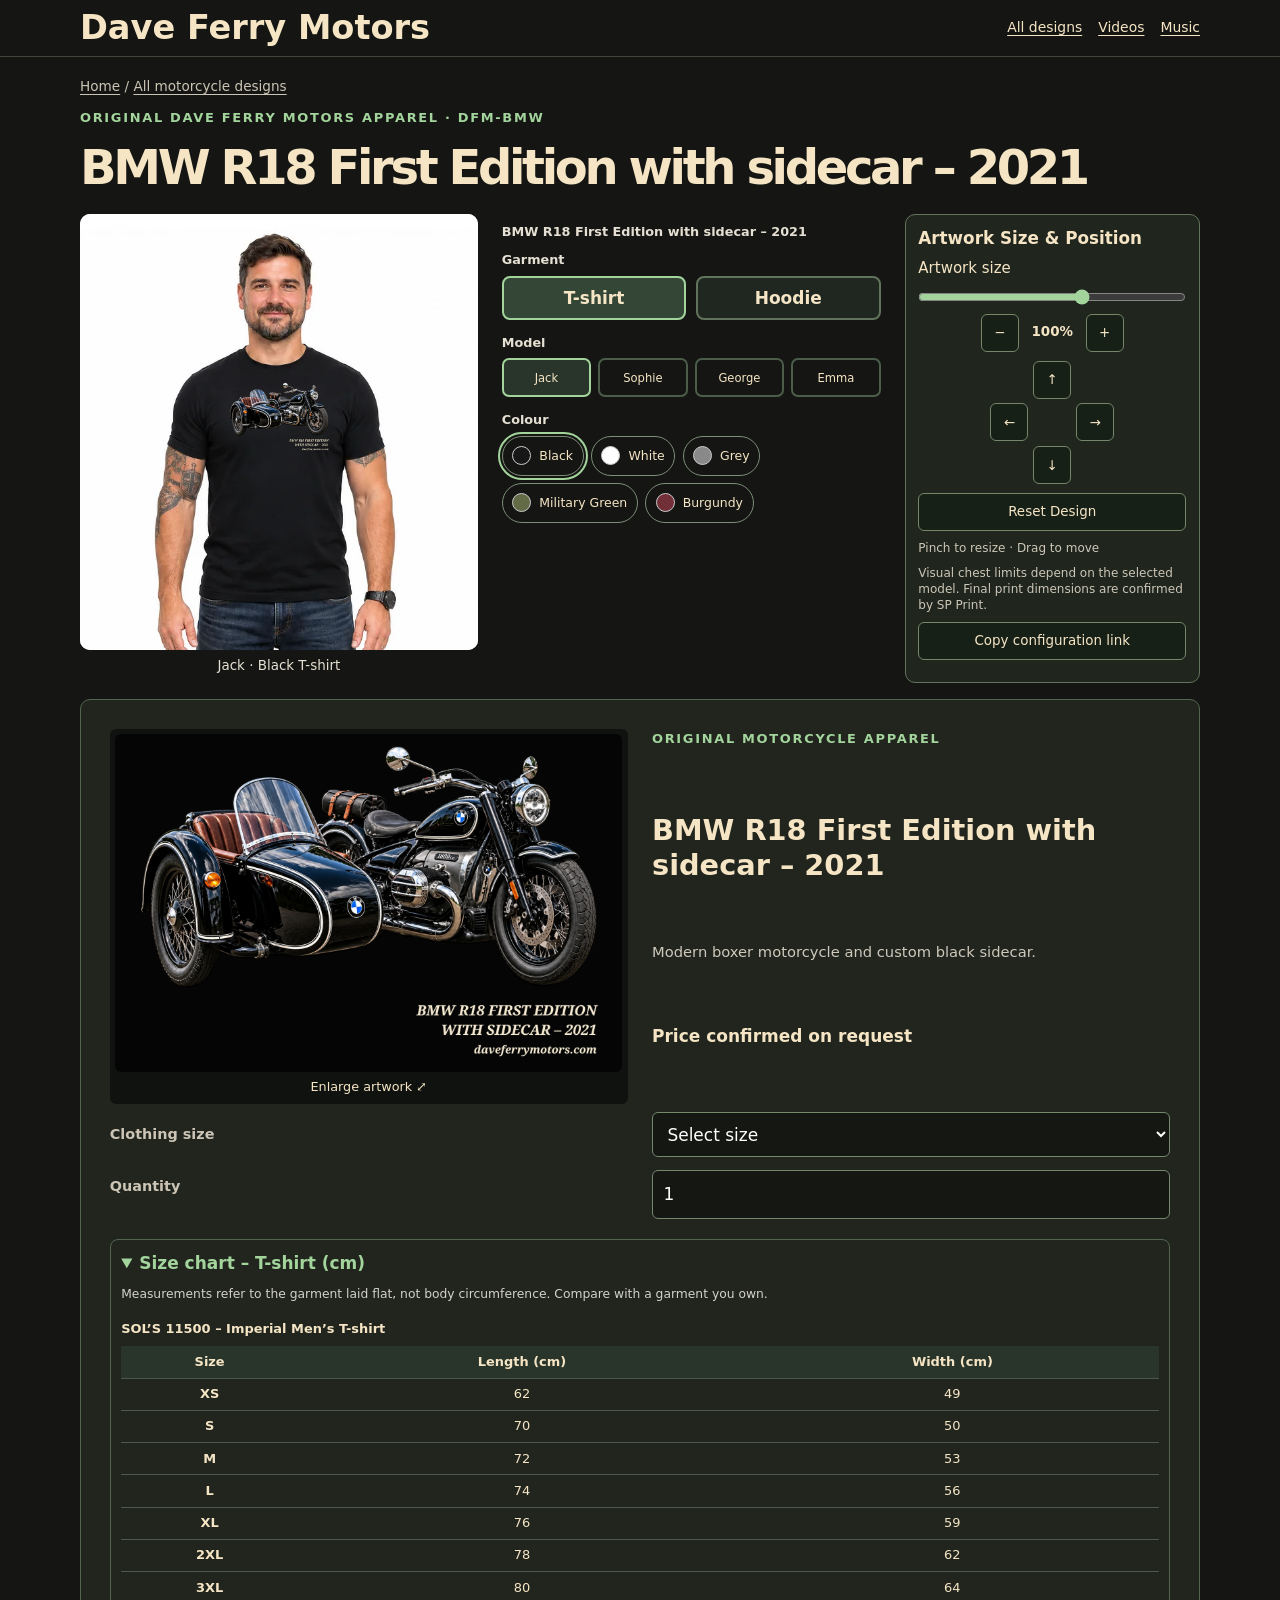
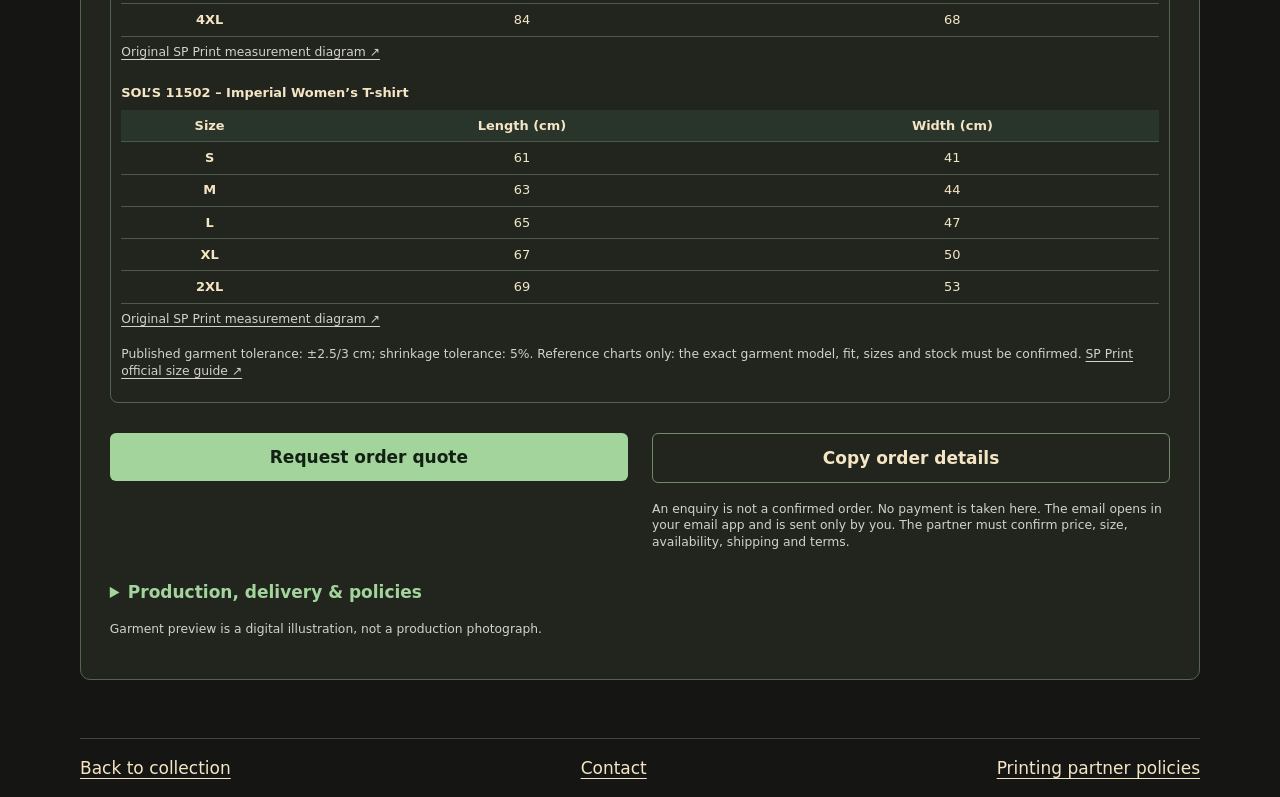
<file: shop/bmw-r18-sidecar-2021/index.html>
<!doctype html><html lang="en"><head><meta charset="utf-8"><meta name="viewport" content="width=device-width, initial-scale=1"><title>BMW R18 First Edition with sidecar – 2021 | Dave Ferry Motors apparel</title><meta name="description" content="Modern boxer motorcycle and custom black sidecar."><link rel="canonical" href="https://daveferrymotors.com/shop/bmw-r18-sidecar-2021/"><meta property="og:title" content="BMW R18 First Edition with sidecar – 2021 | Dave Ferry Motors"><meta property="og:description" content="Modern boxer motorcycle and custom black sidecar."><meta property="og:image" content="https://daveferrymotors.com/assets/print-v1/bmw.webp"><meta property="og:url" content="https://daveferrymotors.com/shop/bmw-r18-sidecar-2021/"><link rel="stylesheet" href="/assets/dfm-shop-v3.css?v=40"></head><body data-product="bmw-r18-sidecar-2021"><header><div class="wrap"><a class="brand" href="/">Dave Ferry Motors</a><nav aria-label="Main navigation"><a href="/#all-designs">All designs</a><a href="/#videos">Videos</a><a href="/#music">Music</a></nav></div></header><main><section class="wrap dfm3-section" id="latest-design"><p class="dfm3-breadcrumb"><a href="/">Home</a> / <a href="/#all-designs">All motorcycle designs</a></p><p class="dfm3-label">Original Dave Ferry Motors apparel · DFM-BMW</p><h1 id="latest-design-title" style="font-size:clamp(1.8rem,5vw,3rem);max-width:none;line-height:1.05">BMW R18 First Edition with sidecar – 2021</h1><div class="dfm3-feature"><div id="dfm3-feature-gallery" class="dfm3-gallery"></div><div id="dfm3-feature-detail" class="dfm3-detail"><img class="dfm3-art" src="/assets/print-v1/bmw.webp" alt="BMW R18 First Edition with sidecar – 2021"><p>Modern boxer motorcycle and custom black sidecar.</p><noscript>Enable JavaScript to configure this product, or <a href="https://spprint.be/">contact our printing partner</a>.</noscript></div></div></section></main><footer><div class="wrap"><a href="/#all-designs">Back to collection</a><a href="/#contact">Contact</a><a href="https://spprint.be/privacy">Printing partner policies</a></div></footer><script src="/assets/models-v4.js?v=20261127"></script><script src="/assets/dfm-catalog-v3.js?v=413"></script><script src="/assets/dfm-shop-v3.js?v=415"></script></body></html>
</file>
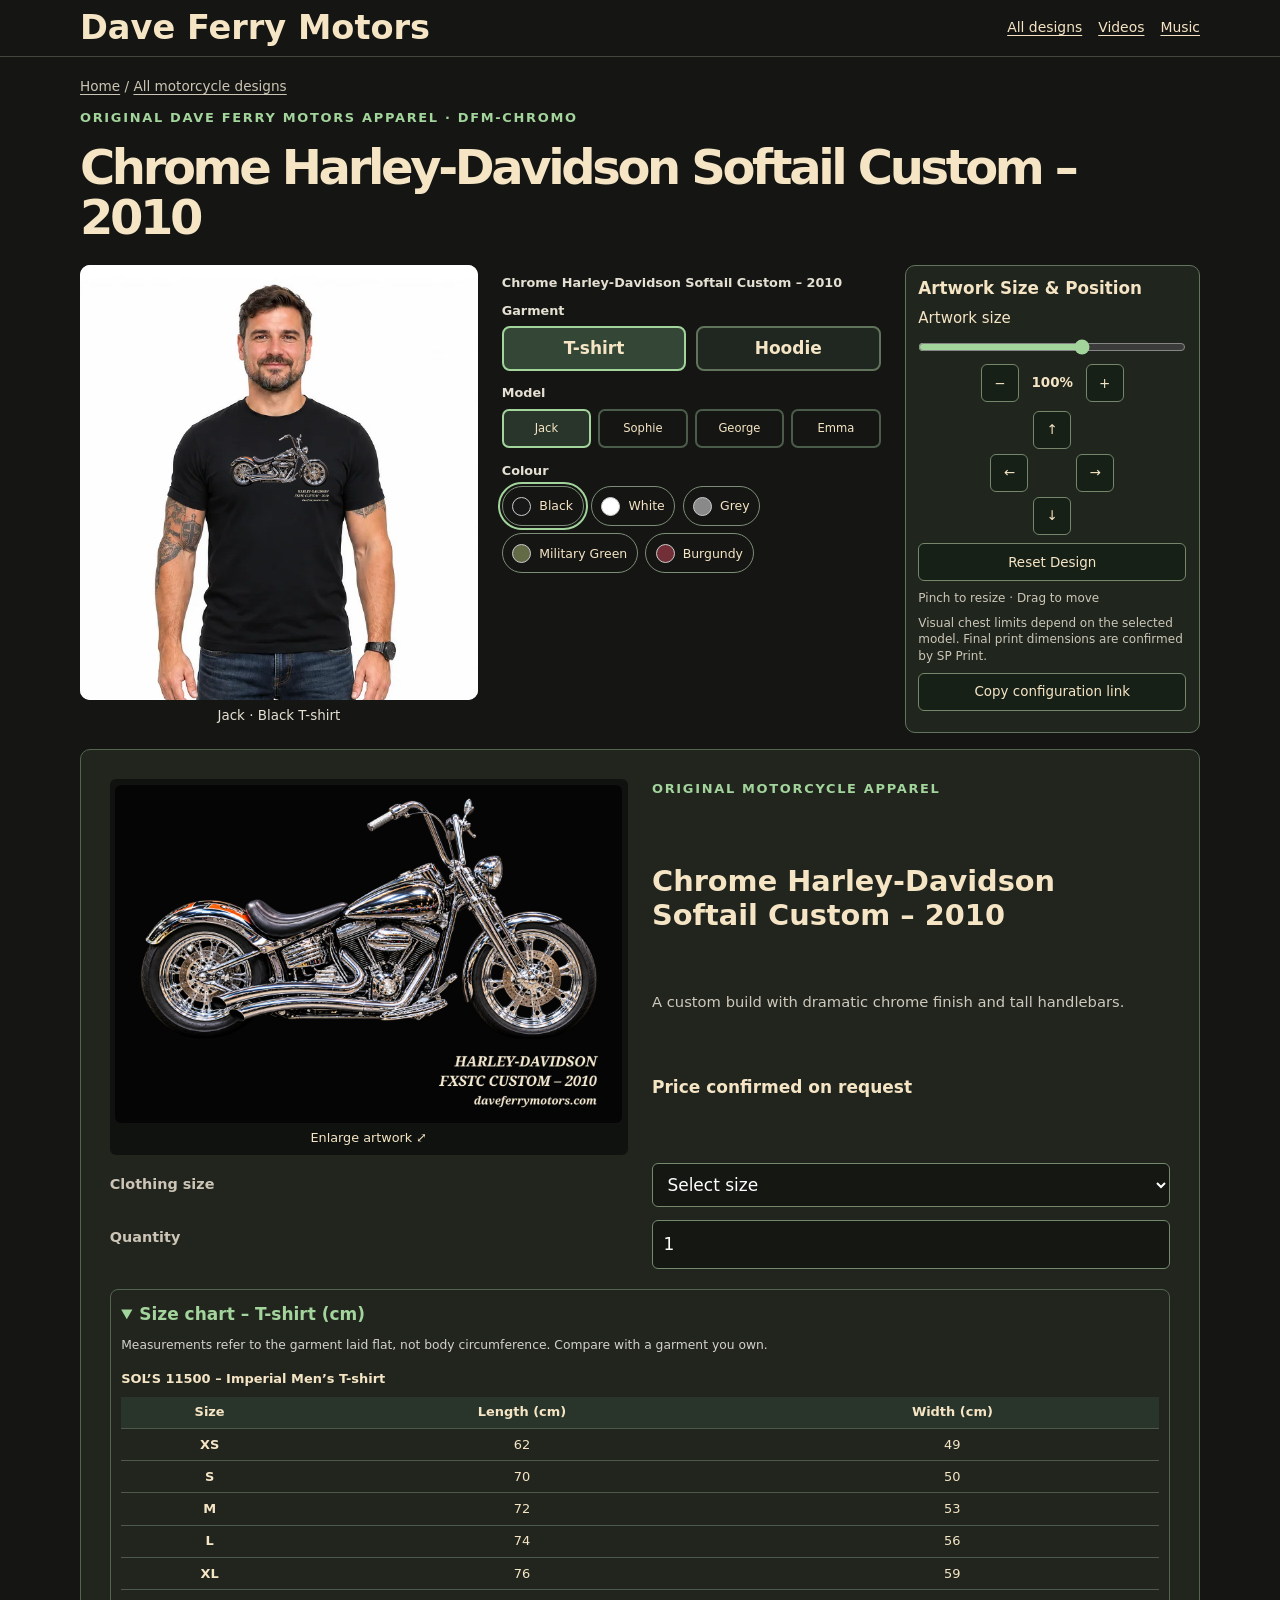
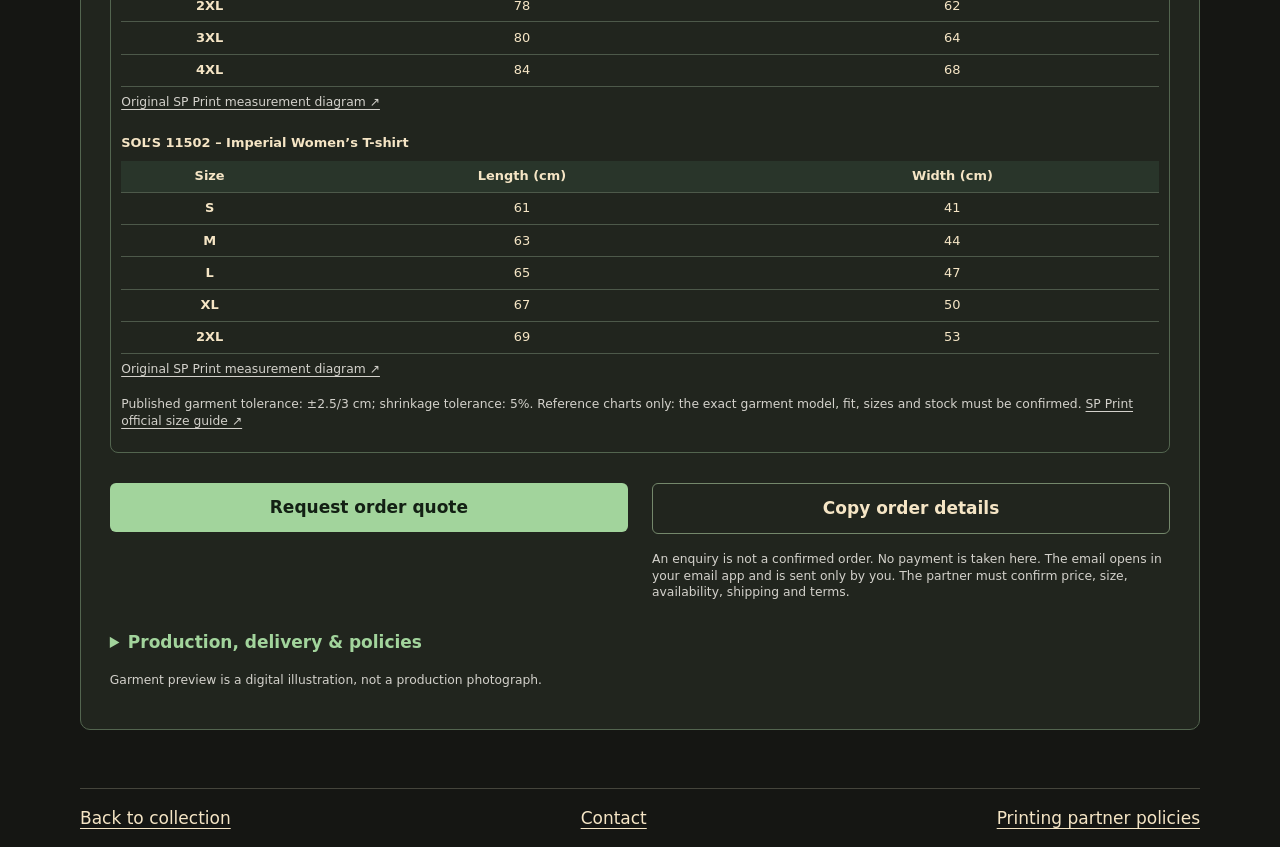
<file: shop/chrome-harley-davidson-softail-custom-2010/index.html>
<!doctype html><html lang="en"><head><meta charset="utf-8"><meta name="viewport" content="width=device-width, initial-scale=1"><title>Chrome Harley-Davidson Softail Custom – 2010 | Dave Ferry Motors apparel</title><meta name="description" content="A custom build with dramatic chrome finish and tall handlebars."><link rel="canonical" href="https://daveferrymotors.com/shop/chrome-harley-davidson-softail-custom-2010/"><meta property="og:title" content="Chrome Harley-Davidson Softail Custom – 2010 | Dave Ferry Motors"><meta property="og:description" content="A custom build with dramatic chrome finish and tall handlebars."><meta property="og:image" content="https://daveferrymotors.com/assets/print-v1/chromo.webp"><meta property="og:url" content="https://daveferrymotors.com/shop/chrome-harley-davidson-softail-custom-2010/"><link rel="stylesheet" href="/assets/dfm-shop-v3.css?v=40"></head><body data-product="chrome-harley-davidson-softail-custom-2010"><header><div class="wrap"><a class="brand" href="/">Dave Ferry Motors</a><nav aria-label="Main navigation"><a href="/#all-designs">All designs</a><a href="/#videos">Videos</a><a href="/#music">Music</a></nav></div></header><main><section class="wrap dfm3-section" id="latest-design"><p class="dfm3-breadcrumb"><a href="/">Home</a> / <a href="/#all-designs">All motorcycle designs</a></p><p class="dfm3-label">Original Dave Ferry Motors apparel · DFM-CHROMO</p><h1 id="latest-design-title" style="font-size:clamp(1.8rem,5vw,3rem);max-width:none;line-height:1.05">Chrome Harley-Davidson Softail Custom – 2010</h1><div class="dfm3-feature"><div id="dfm3-feature-gallery" class="dfm3-gallery"></div><div id="dfm3-feature-detail" class="dfm3-detail"><img class="dfm3-art" src="/assets/print-v1/chromo.webp" alt="Chrome Harley-Davidson Softail Custom – 2010"><p>A custom build with dramatic chrome finish and tall handlebars.</p><noscript>Enable JavaScript to configure this product, or <a href="https://spprint.be/">contact our printing partner</a>.</noscript></div></div></section></main><footer><div class="wrap"><a href="/#all-designs">Back to collection</a><a href="/#contact">Contact</a><a href="https://spprint.be/privacy">Printing partner policies</a></div></footer><script src="/assets/models-v4.js?v=20261127"></script><script src="/assets/dfm-catalog-v3.js?v=413"></script><script src="/assets/dfm-shop-v3.js?v=415"></script></body></html>
</file>
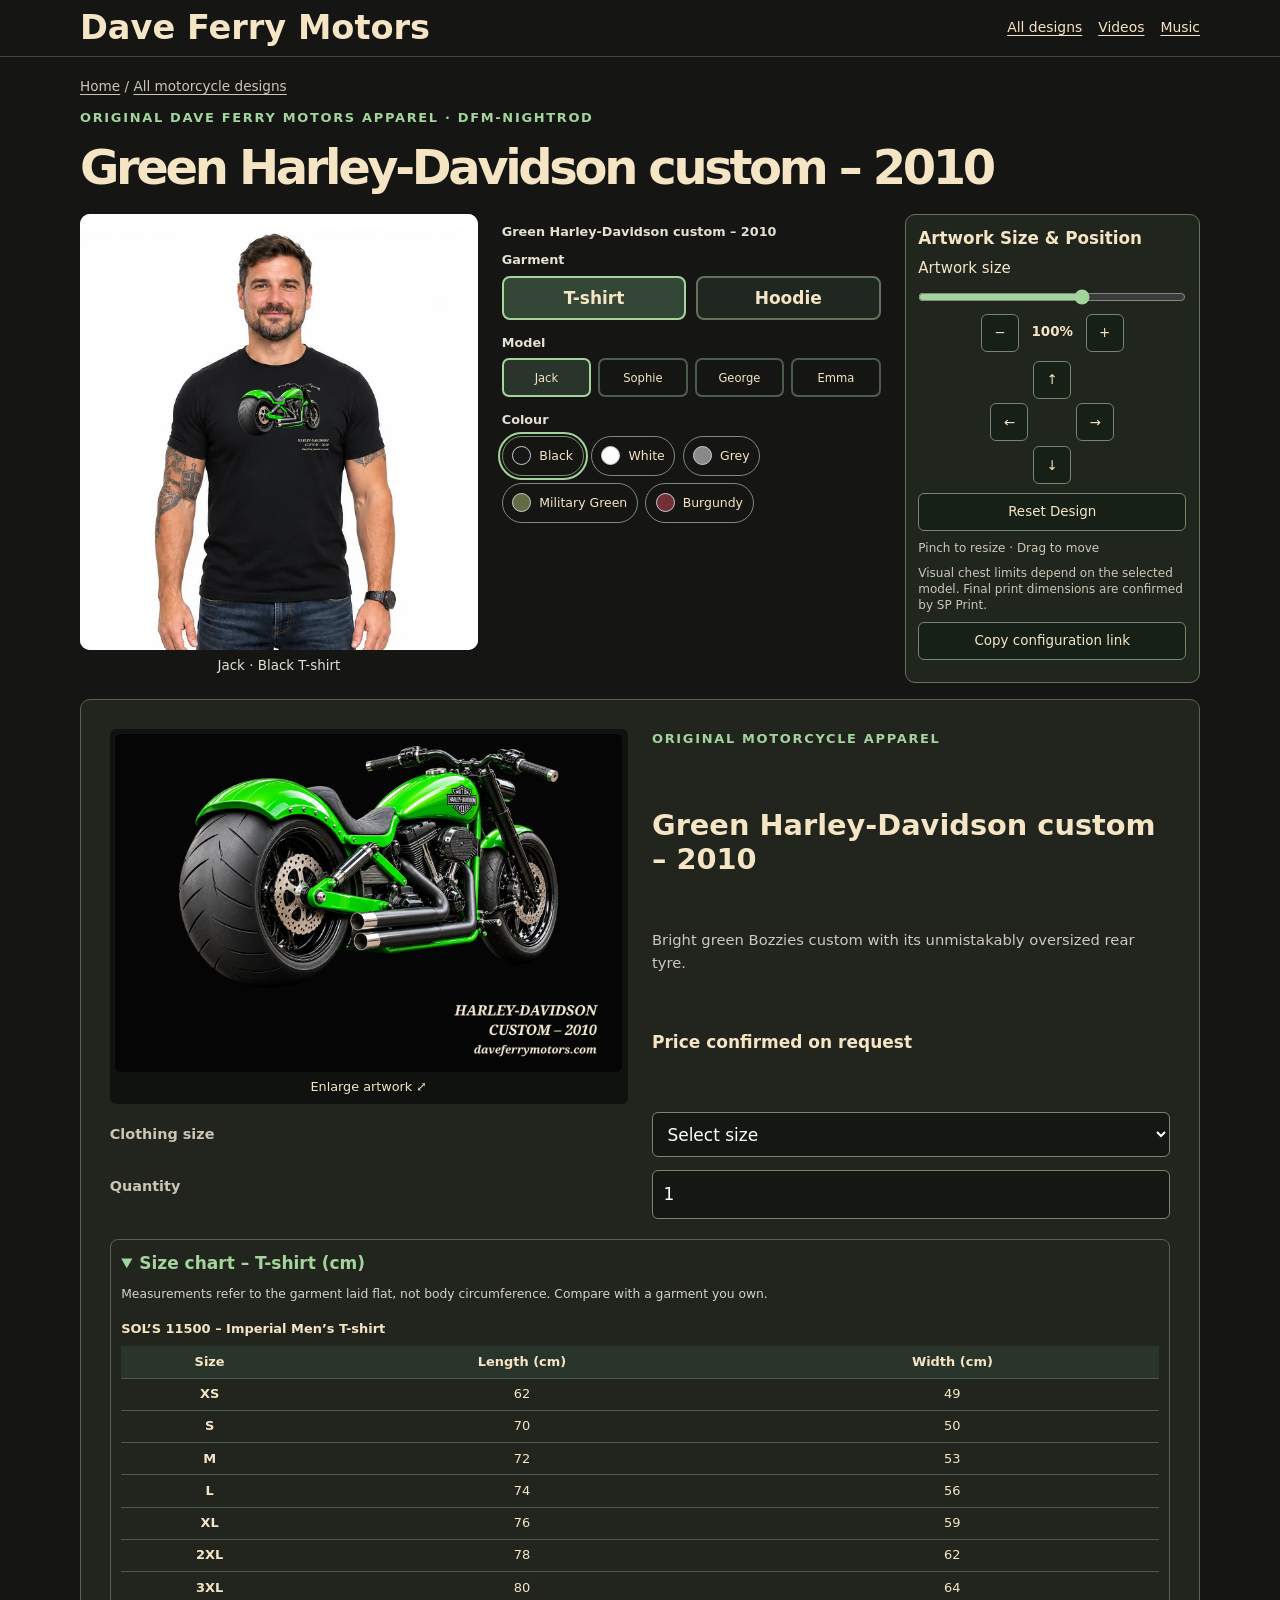
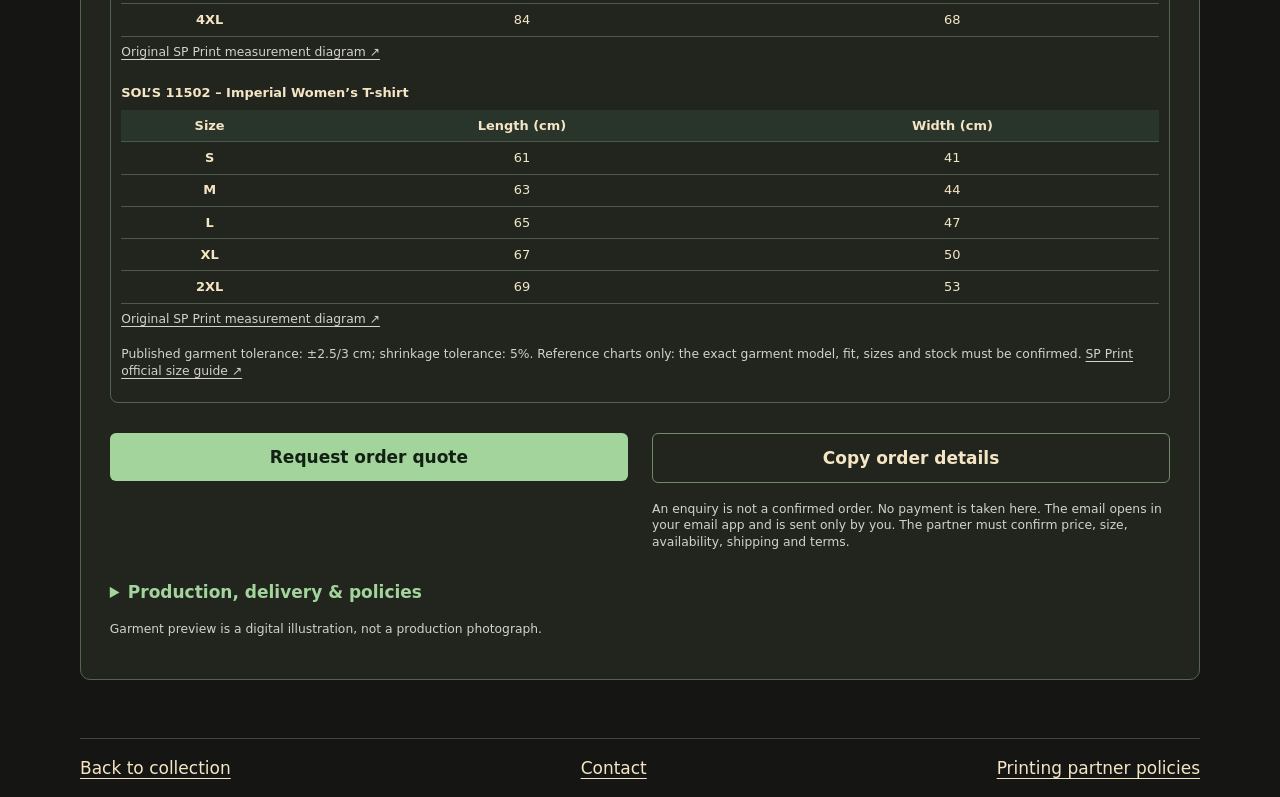
<file: shop/green-harley-davidson-custom-2010/index.html>
<!doctype html><html lang="en"><head><meta charset="utf-8"><meta name="viewport" content="width=device-width, initial-scale=1"><title>Green Harley-Davidson custom – 2010 | Dave Ferry Motors apparel</title><meta name="description" content="Bright green Bozzies custom with its unmistakably oversized rear tyre."><link rel="canonical" href="https://daveferrymotors.com/shop/green-harley-davidson-custom-2010/"><meta property="og:title" content="Green Harley-Davidson custom – 2010 | Dave Ferry Motors"><meta property="og:description" content="Bright green Bozzies custom with its unmistakably oversized rear tyre."><meta property="og:image" content="https://daveferrymotors.com/assets/print-v1/nightrod.webp"><meta property="og:url" content="https://daveferrymotors.com/shop/green-harley-davidson-custom-2010/"><link rel="stylesheet" href="/assets/dfm-shop-v3.css?v=40"></head><body data-product="green-harley-davidson-custom-2010"><header><div class="wrap"><a class="brand" href="/">Dave Ferry Motors</a><nav aria-label="Main navigation"><a href="/#all-designs">All designs</a><a href="/#videos">Videos</a><a href="/#music">Music</a></nav></div></header><main><section class="wrap dfm3-section" id="latest-design"><p class="dfm3-breadcrumb"><a href="/">Home</a> / <a href="/#all-designs">All motorcycle designs</a></p><p class="dfm3-label">Original Dave Ferry Motors apparel · DFM-NIGHTROD</p><h1 id="latest-design-title" style="font-size:clamp(1.8rem,5vw,3rem);max-width:none;line-height:1.05">Green Harley-Davidson custom – 2010</h1><div class="dfm3-feature"><div id="dfm3-feature-gallery" class="dfm3-gallery"></div><div id="dfm3-feature-detail" class="dfm3-detail"><img class="dfm3-art" src="/assets/print-v1/nightrod.webp" alt="Green Harley-Davidson custom – 2010"><p>Bright green Bozzies custom with its unmistakably oversized rear tyre.</p><noscript>Enable JavaScript to configure this product, or <a href="https://spprint.be/">contact our printing partner</a>.</noscript></div></div></section></main><footer><div class="wrap"><a href="/#all-designs">Back to collection</a><a href="/#contact">Contact</a><a href="https://spprint.be/privacy">Printing partner policies</a></div></footer><script src="/assets/models-v4.js?v=20261127"></script><script src="/assets/dfm-catalog-v3.js?v=413"></script><script src="/assets/dfm-shop-v3.js?v=415"></script></body></html>
</file>
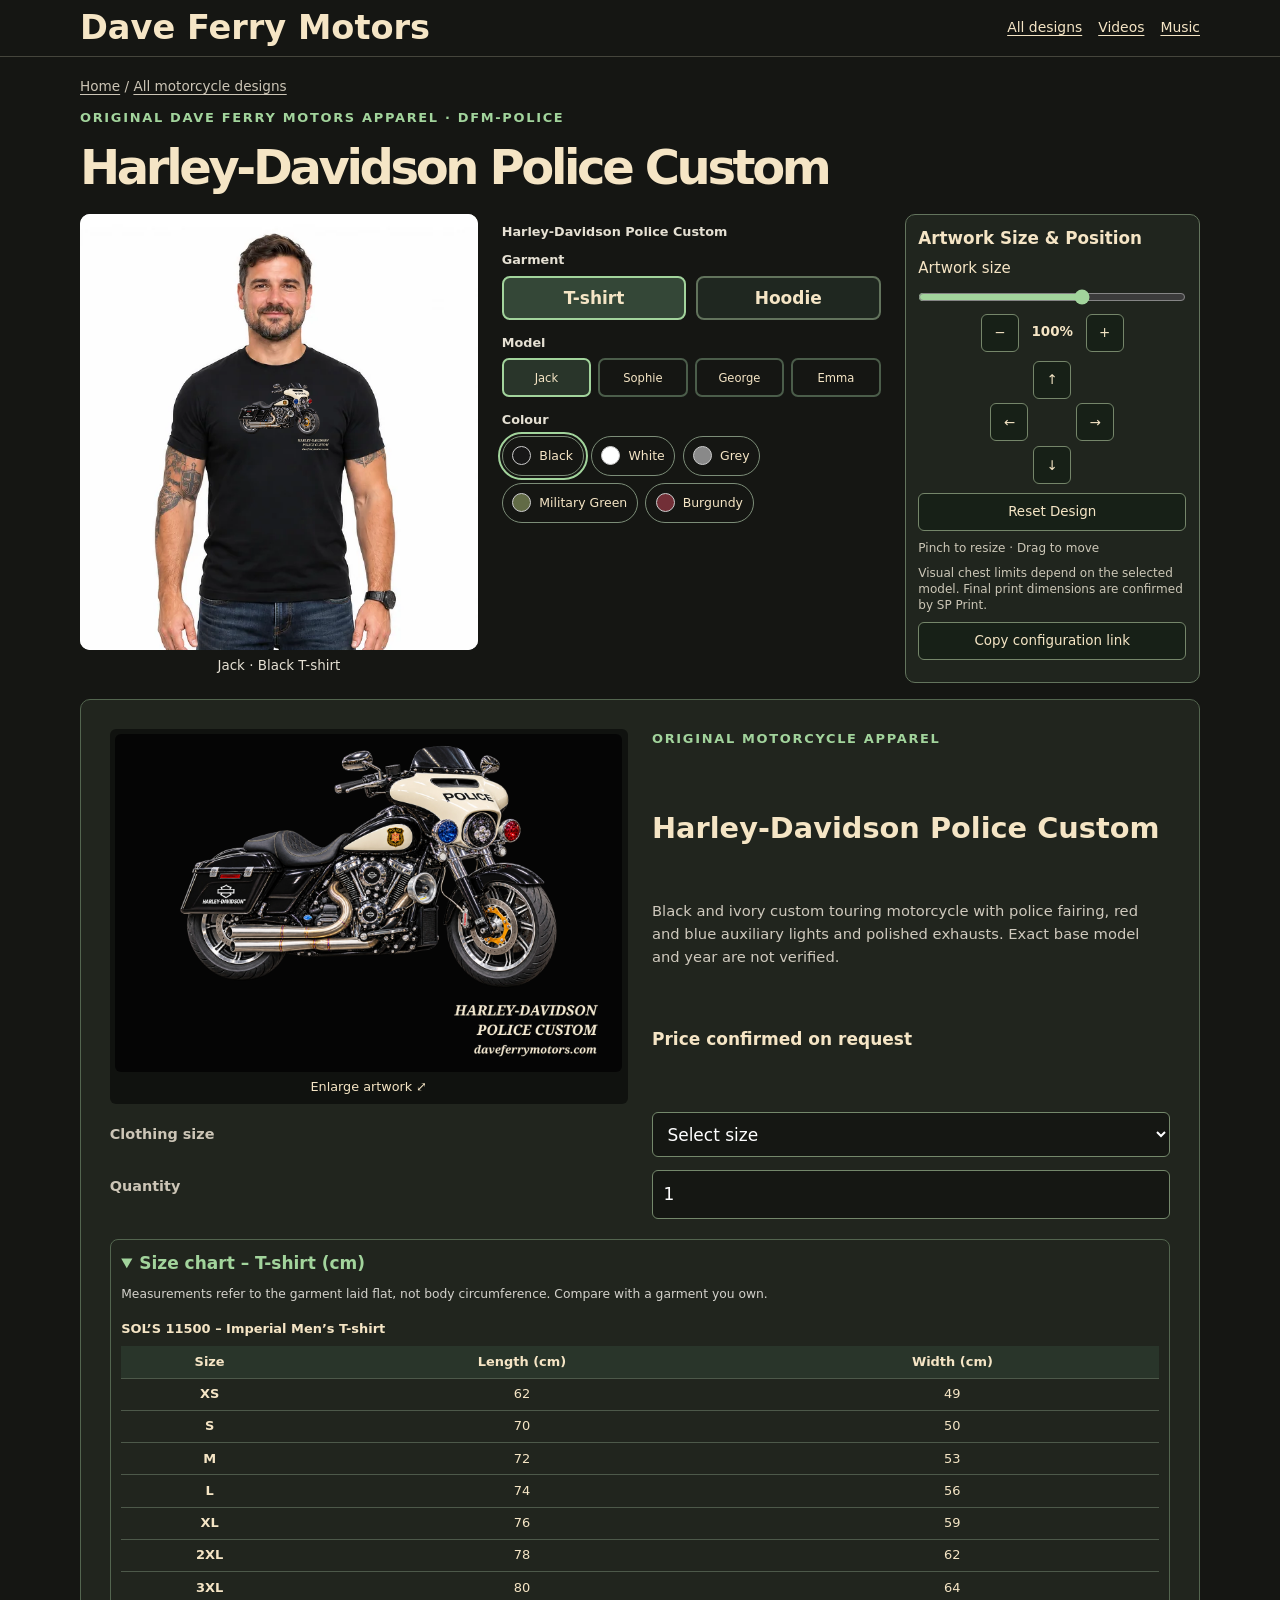
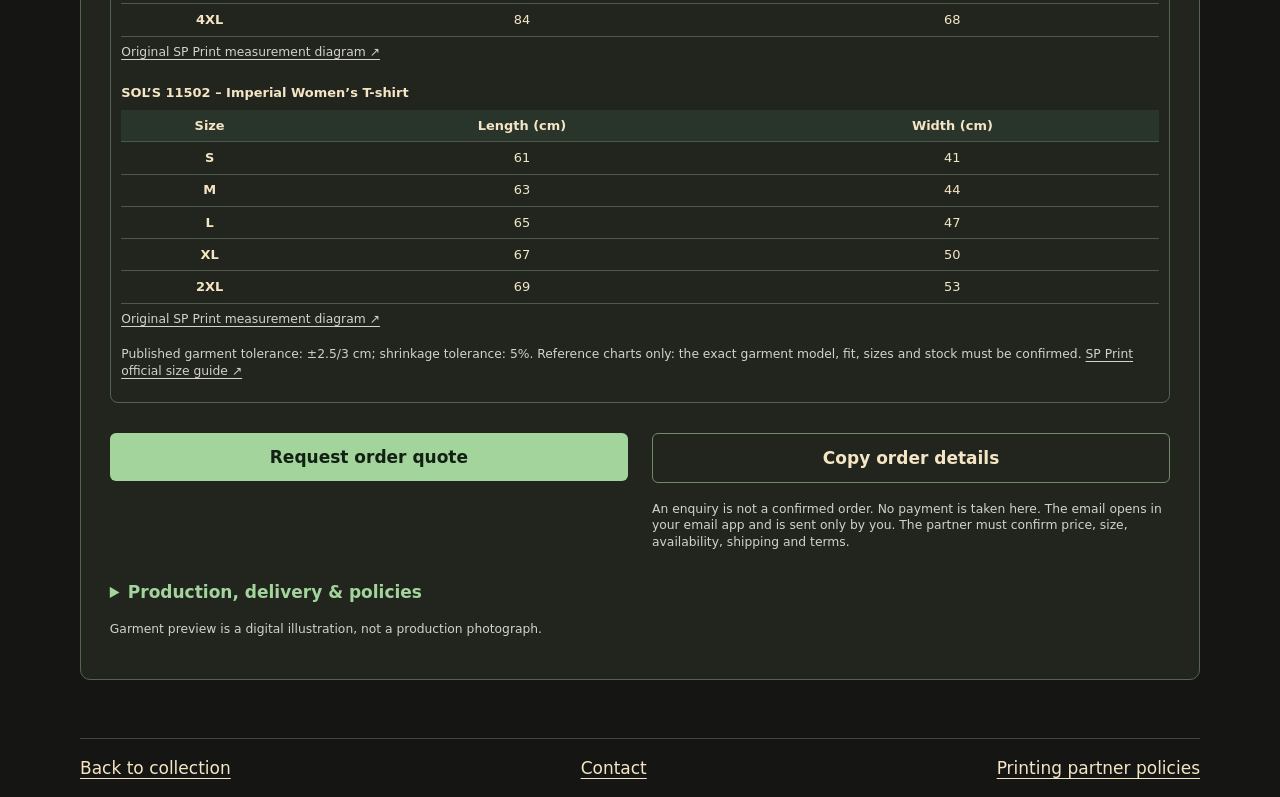
<file: shop/harley-davidson-police-custom/index.html>
<!doctype html><html lang="en"><head><meta charset="utf-8"><meta name="viewport" content="width=device-width, initial-scale=1"><title>Harley-Davidson Police Custom | Dave Ferry Motors apparel</title><meta name="description" content="Black and ivory custom touring motorcycle with police fairing, red and blue auxiliary lights and polished exhausts. Exact base model and year are not verified."><link rel="canonical" href="https://daveferrymotors.com/shop/harley-davidson-police-custom/"><meta property="og:title" content="Harley-Davidson Police Custom | Dave Ferry Motors"><meta property="og:description" content="Black and ivory custom touring motorcycle with police fairing, red and blue auxiliary lights and polished exhausts. Exact base model and year are not verified."><meta property="og:image" content="https://daveferrymotors.com/assets/print-v1/police.webp"><meta property="og:url" content="https://daveferrymotors.com/shop/harley-davidson-police-custom/"><link rel="stylesheet" href="/assets/dfm-shop-v3.css?v=40"></head><body data-product="harley-davidson-police-custom"><header><div class="wrap"><a class="brand" href="/">Dave Ferry Motors</a><nav aria-label="Main navigation"><a href="/#all-designs">All designs</a><a href="/#videos">Videos</a><a href="/#music">Music</a></nav></div></header><main><section class="wrap dfm3-section" id="latest-design"><p class="dfm3-breadcrumb"><a href="/">Home</a> / <a href="/#all-designs">All motorcycle designs</a></p><p class="dfm3-label">Original Dave Ferry Motors apparel · DFM-POLICE</p><h1 id="latest-design-title" style="font-size:clamp(1.8rem,5vw,3rem);max-width:none;line-height:1.05">Harley-Davidson Police Custom</h1><div class="dfm3-feature"><div id="dfm3-feature-gallery" class="dfm3-gallery"></div><div id="dfm3-feature-detail" class="dfm3-detail"><img class="dfm3-art" src="/assets/print-v1/police.webp" alt="Harley-Davidson Police Custom"><p>Black and ivory custom touring motorcycle with police fairing, red and blue auxiliary lights and polished exhausts. Exact base model and year are not verified.</p><noscript>Enable JavaScript to configure this product, or <a href="https://spprint.be/">contact our printing partner</a>.</noscript></div></div></section></main><footer><div class="wrap"><a href="/#all-designs">Back to collection</a><a href="/#contact">Contact</a><a href="https://spprint.be/privacy">Printing partner policies</a></div></footer><script src="/assets/models-v4.js?v=20261127"></script><script src="/assets/dfm-catalog-v3.js?v=413"></script><script src="/assets/dfm-shop-v3.js?v=415"></script></body></html>
</file>
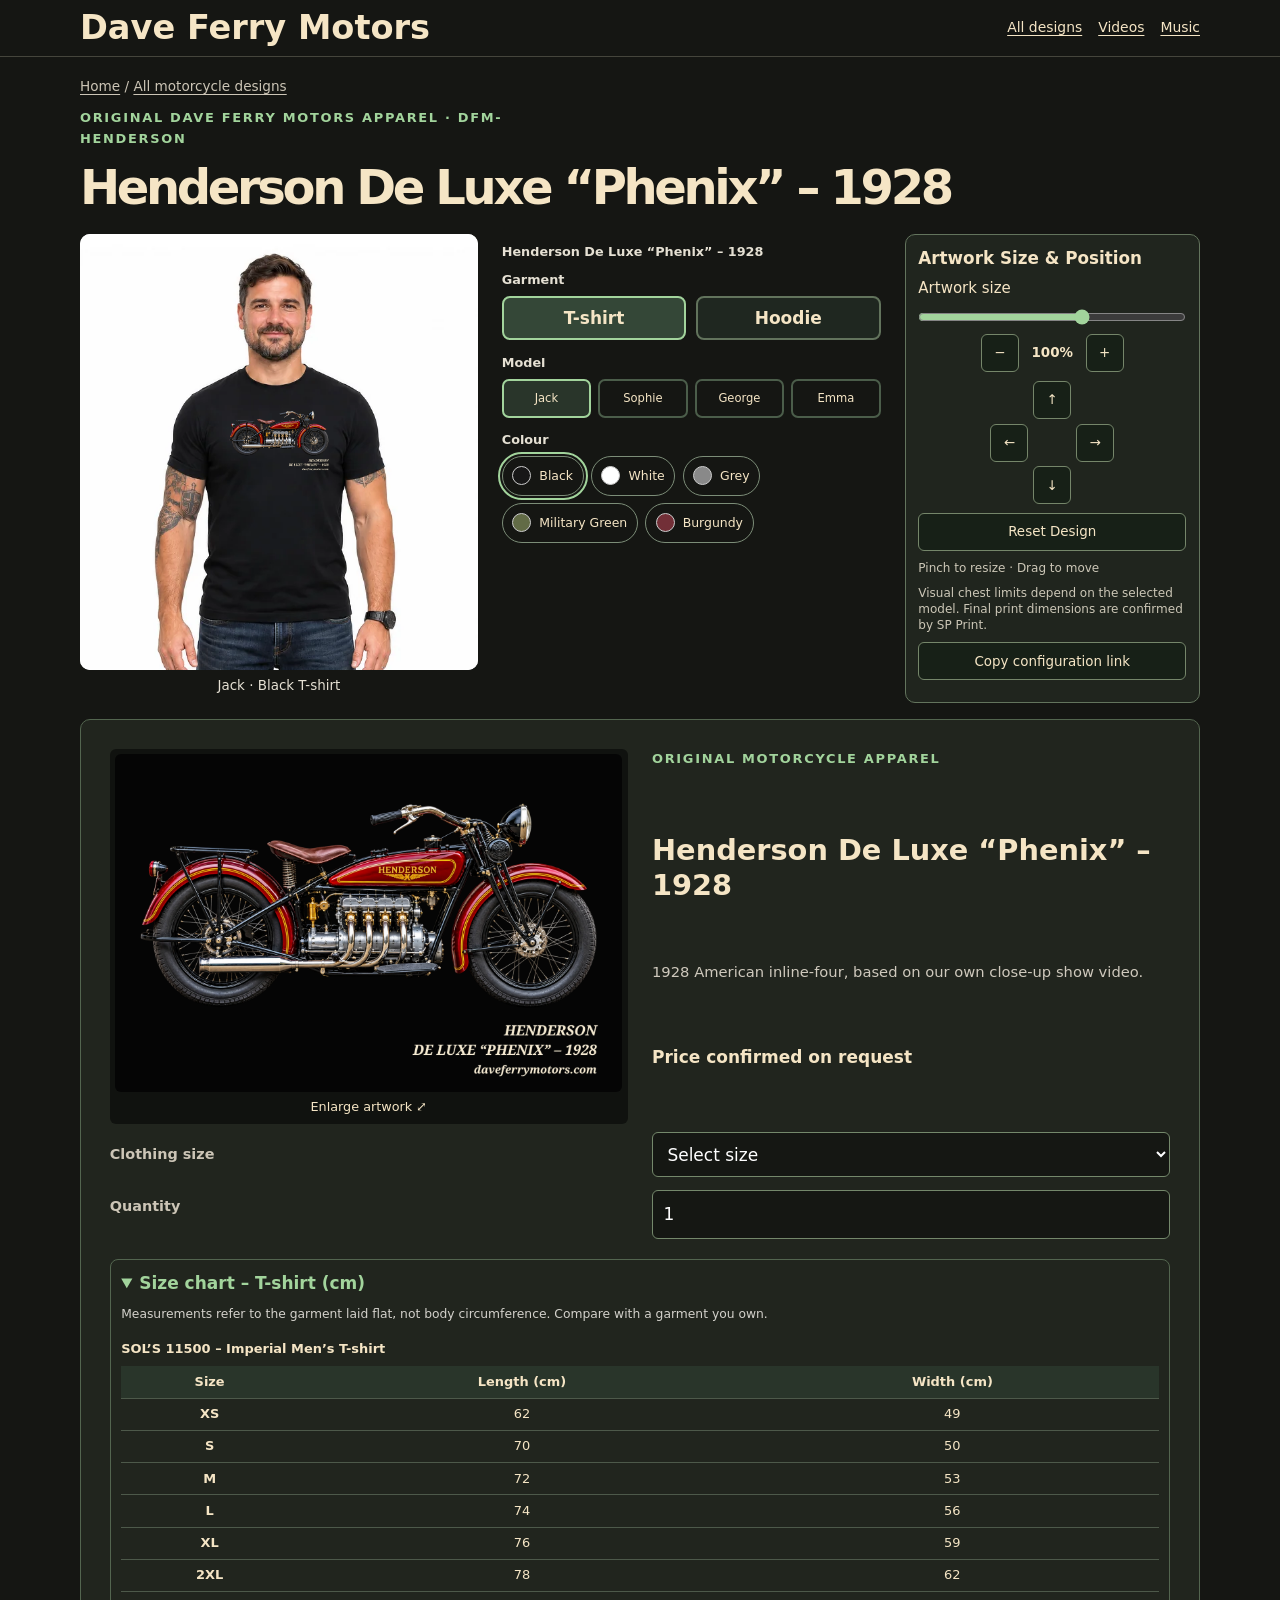
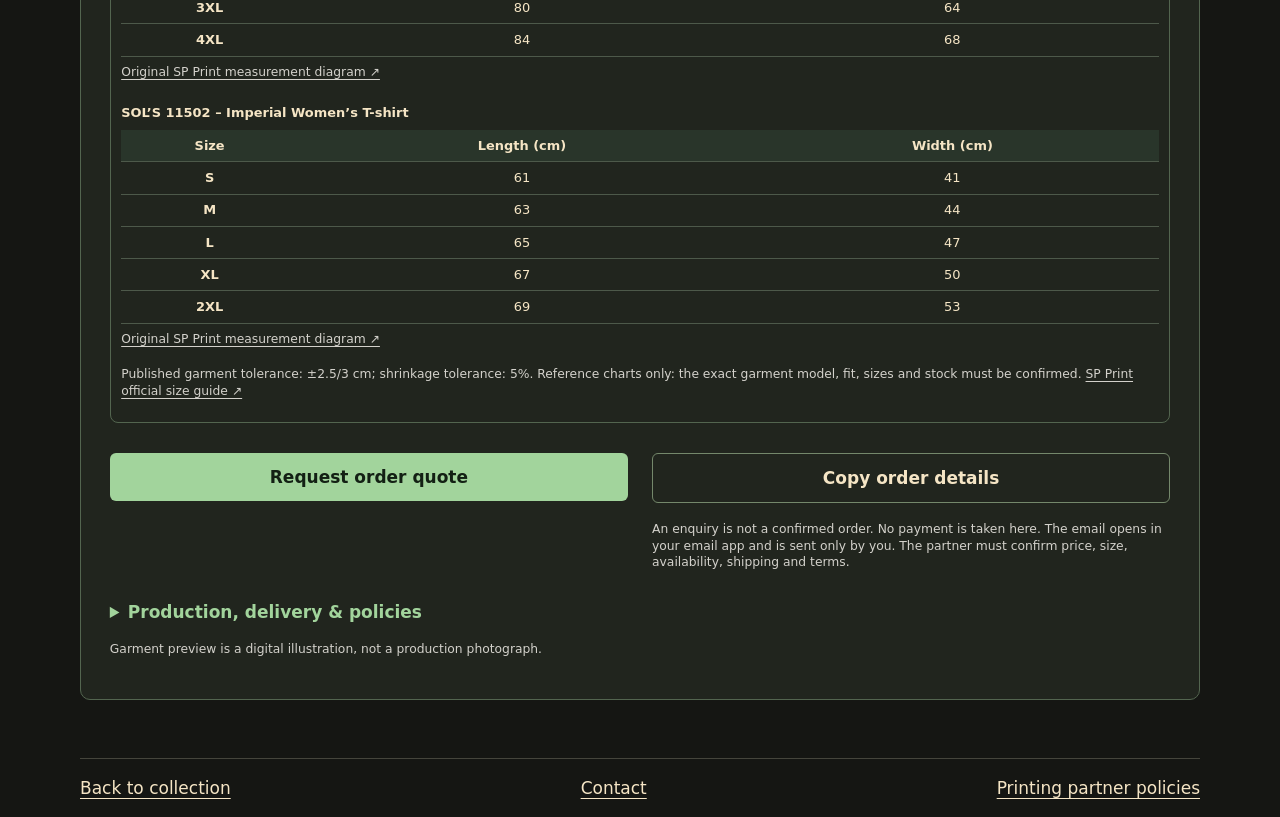
<file: shop/henderson-de-luxe-phenix-1928/index.html>
<!doctype html><html lang="en"><head><meta charset="utf-8"><meta name="viewport" content="width=device-width, initial-scale=1"><title>Henderson De Luxe “Phenix” – 1928 | Dave Ferry Motors apparel</title><meta name="description" content="1928 American inline-four, based on our own close-up show video."><link rel="canonical" href="https://daveferrymotors.com/shop/henderson-de-luxe-phenix-1928/"><meta property="og:title" content="Henderson De Luxe “Phenix” – 1928 | Dave Ferry Motors"><meta property="og:description" content="1928 American inline-four, based on our own close-up show video."><meta property="og:image" content="https://daveferrymotors.com/assets/print-v1/henderson.webp"><meta property="og:url" content="https://daveferrymotors.com/shop/henderson-de-luxe-phenix-1928/"><link rel="stylesheet" href="/assets/dfm-shop-v3.css?v=40"></head><body data-product="henderson-de-luxe-phenix-1928"><header><div class="wrap"><a class="brand" href="/">Dave Ferry Motors</a><nav aria-label="Main navigation"><a href="/#all-designs">All designs</a><a href="/#videos">Videos</a><a href="/#music">Music</a></nav></div></header><main><section class="wrap dfm3-section" id="latest-design"><p class="dfm3-breadcrumb"><a href="/">Home</a> / <a href="/#all-designs">All motorcycle designs</a></p><p class="dfm3-label">Original Dave Ferry Motors apparel · DFM-HENDERSON</p><h1 id="latest-design-title" style="font-size:clamp(1.8rem,5vw,3rem);max-width:none;line-height:1.05">Henderson De Luxe “Phenix” – 1928</h1><div class="dfm3-feature"><div id="dfm3-feature-gallery" class="dfm3-gallery"></div><div id="dfm3-feature-detail" class="dfm3-detail"><img class="dfm3-art" src="/assets/print-v1/henderson.webp" alt="Henderson De Luxe “Phenix” – 1928"><p>1928 American inline-four, based on our own close-up show video.</p><noscript>Enable JavaScript to configure this product, or <a href="https://spprint.be/">contact our printing partner</a>.</noscript></div></div></section></main><footer><div class="wrap"><a href="/#all-designs">Back to collection</a><a href="/#contact">Contact</a><a href="https://spprint.be/privacy">Printing partner policies</a></div></footer><script src="/assets/models-v4.js?v=20261127"></script><script src="/assets/dfm-catalog-v3.js?v=413"></script><script src="/assets/dfm-shop-v3.js?v=415"></script></body></html>
</file>
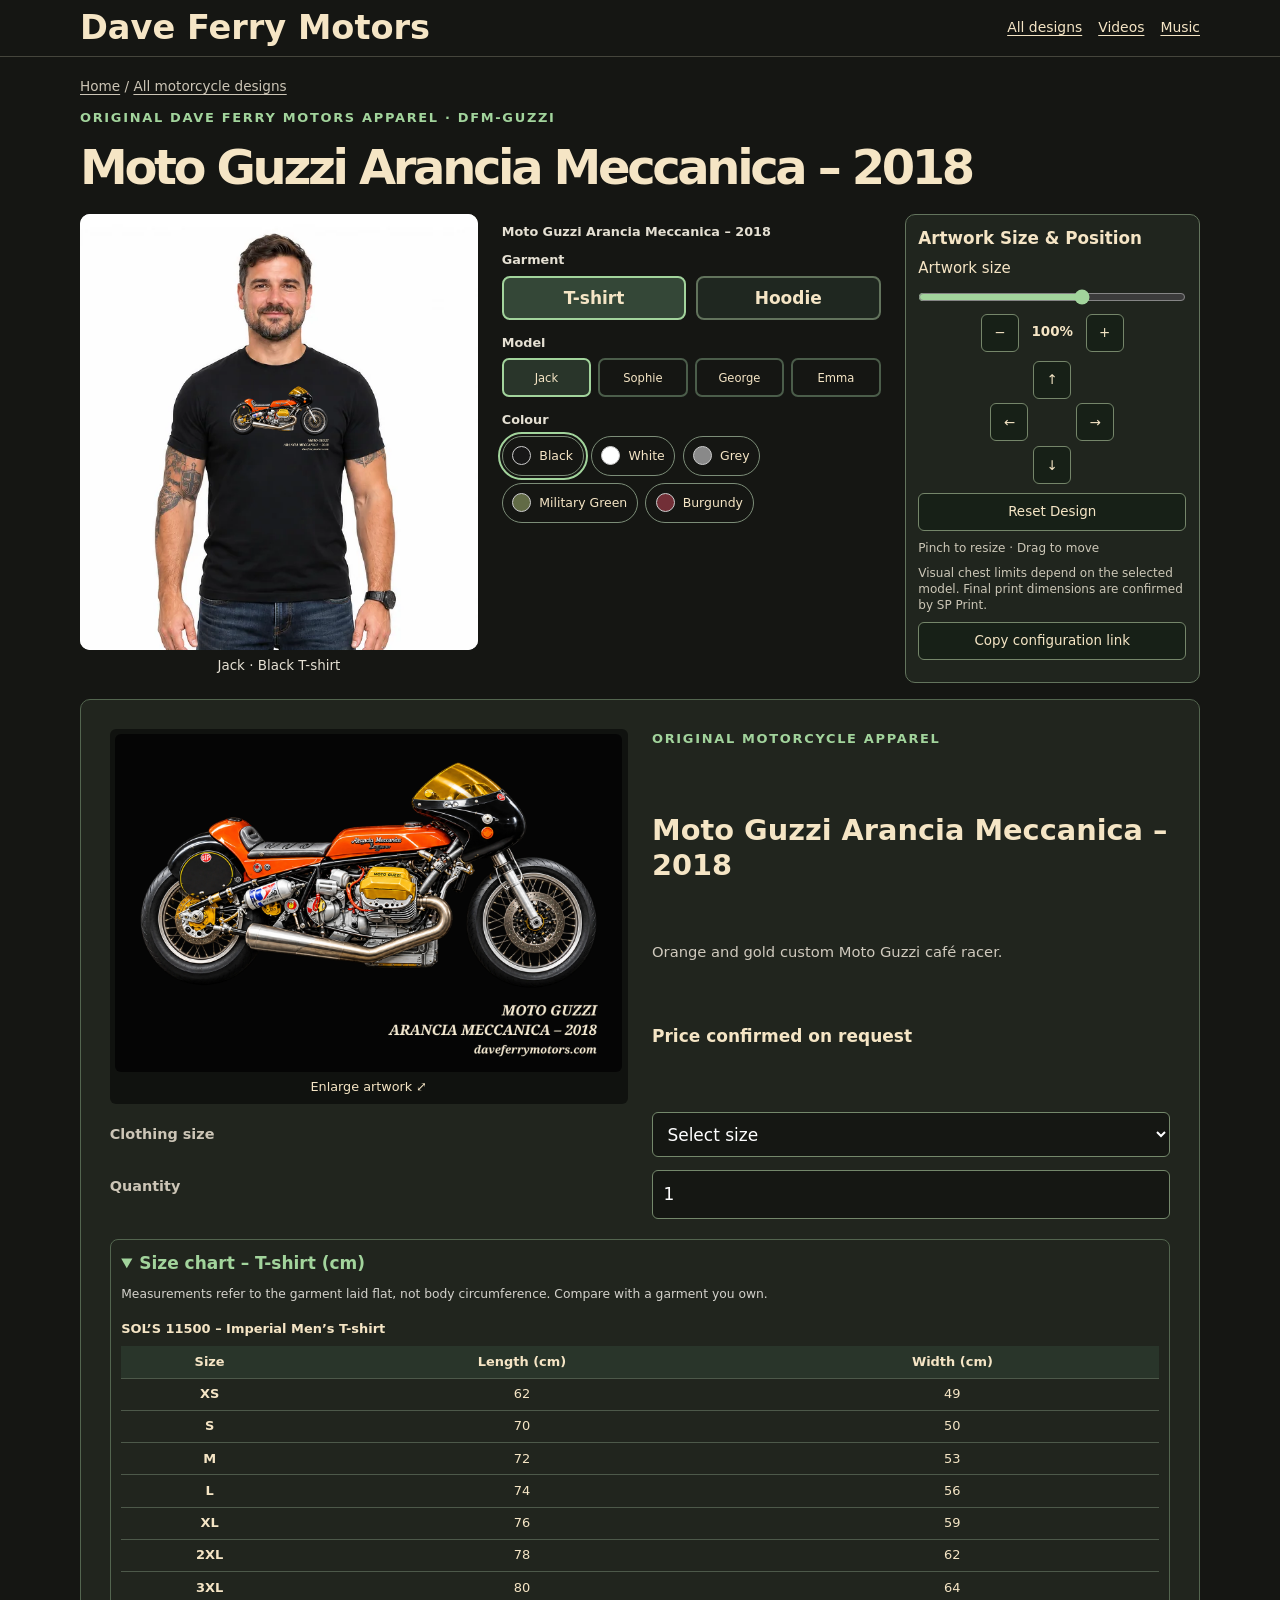
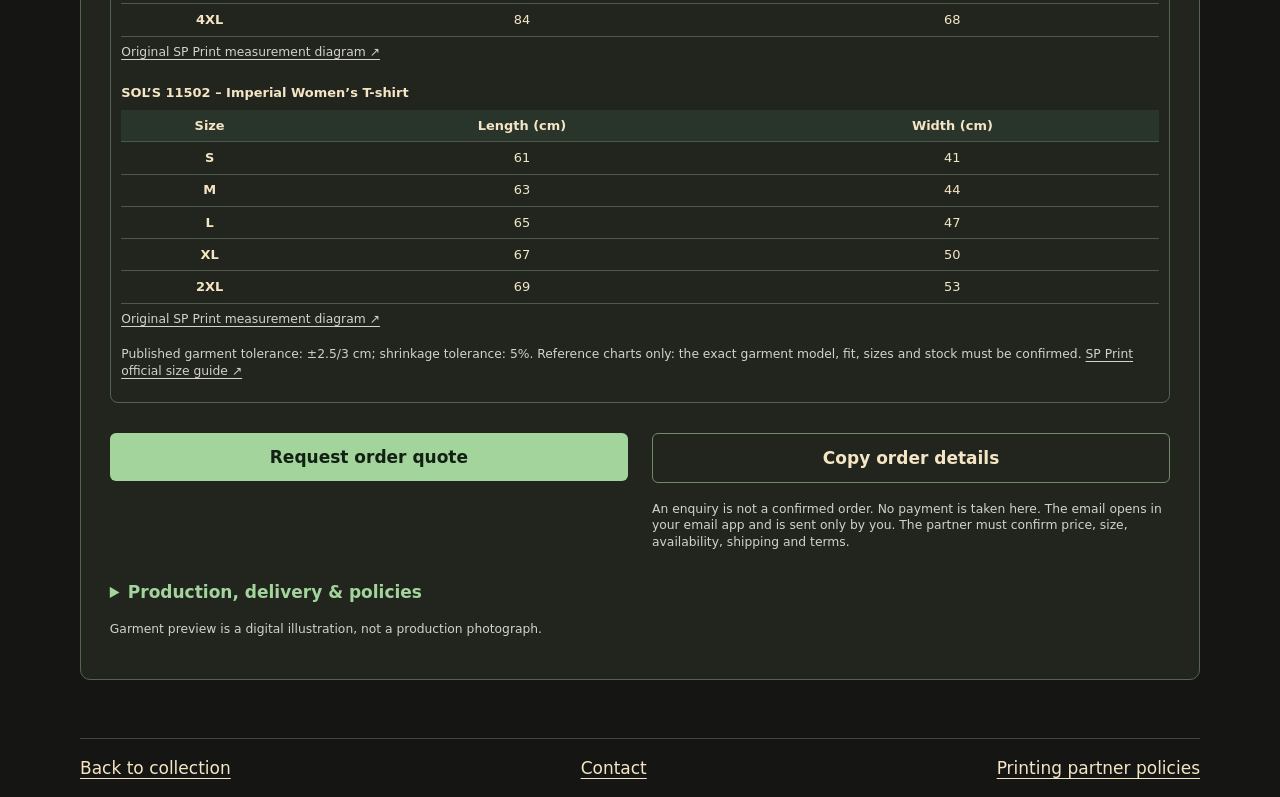
<file: shop/moto-guzzi-arancia-meccanica-2018/index.html>
<!doctype html><html lang="en"><head><meta charset="utf-8"><meta name="viewport" content="width=device-width, initial-scale=1"><title>Moto Guzzi Arancia Meccanica – 2018 | Dave Ferry Motors apparel</title><meta name="description" content="Orange and gold custom Moto Guzzi café racer."><link rel="canonical" href="https://daveferrymotors.com/shop/moto-guzzi-arancia-meccanica-2018/"><meta property="og:title" content="Moto Guzzi Arancia Meccanica – 2018 | Dave Ferry Motors"><meta property="og:description" content="Orange and gold custom Moto Guzzi café racer."><meta property="og:image" content="https://daveferrymotors.com/assets/print-v1/guzzi.webp"><meta property="og:url" content="https://daveferrymotors.com/shop/moto-guzzi-arancia-meccanica-2018/"><link rel="stylesheet" href="/assets/dfm-shop-v3.css?v=40"></head><body data-product="moto-guzzi-arancia-meccanica-2018"><header><div class="wrap"><a class="brand" href="/">Dave Ferry Motors</a><nav aria-label="Main navigation"><a href="/#all-designs">All designs</a><a href="/#videos">Videos</a><a href="/#music">Music</a></nav></div></header><main><section class="wrap dfm3-section" id="latest-design"><p class="dfm3-breadcrumb"><a href="/">Home</a> / <a href="/#all-designs">All motorcycle designs</a></p><p class="dfm3-label">Original Dave Ferry Motors apparel · DFM-GUZZI</p><h1 id="latest-design-title" style="font-size:clamp(1.8rem,5vw,3rem);max-width:none;line-height:1.05">Moto Guzzi Arancia Meccanica – 2018</h1><div class="dfm3-feature"><div id="dfm3-feature-gallery" class="dfm3-gallery"></div><div id="dfm3-feature-detail" class="dfm3-detail"><img class="dfm3-art" src="/assets/print-v1/guzzi.webp" alt="Moto Guzzi Arancia Meccanica – 2018"><p>Orange and gold custom Moto Guzzi café racer.</p><noscript>Enable JavaScript to configure this product, or <a href="https://spprint.be/">contact our printing partner</a>.</noscript></div></div></section></main><footer><div class="wrap"><a href="/#all-designs">Back to collection</a><a href="/#contact">Contact</a><a href="https://spprint.be/privacy">Printing partner policies</a></div></footer><script src="/assets/models-v4.js?v=20261127"></script><script src="/assets/dfm-catalog-v3.js?v=413"></script><script src="/assets/dfm-shop-v3.js?v=415"></script></body></html>
</file>
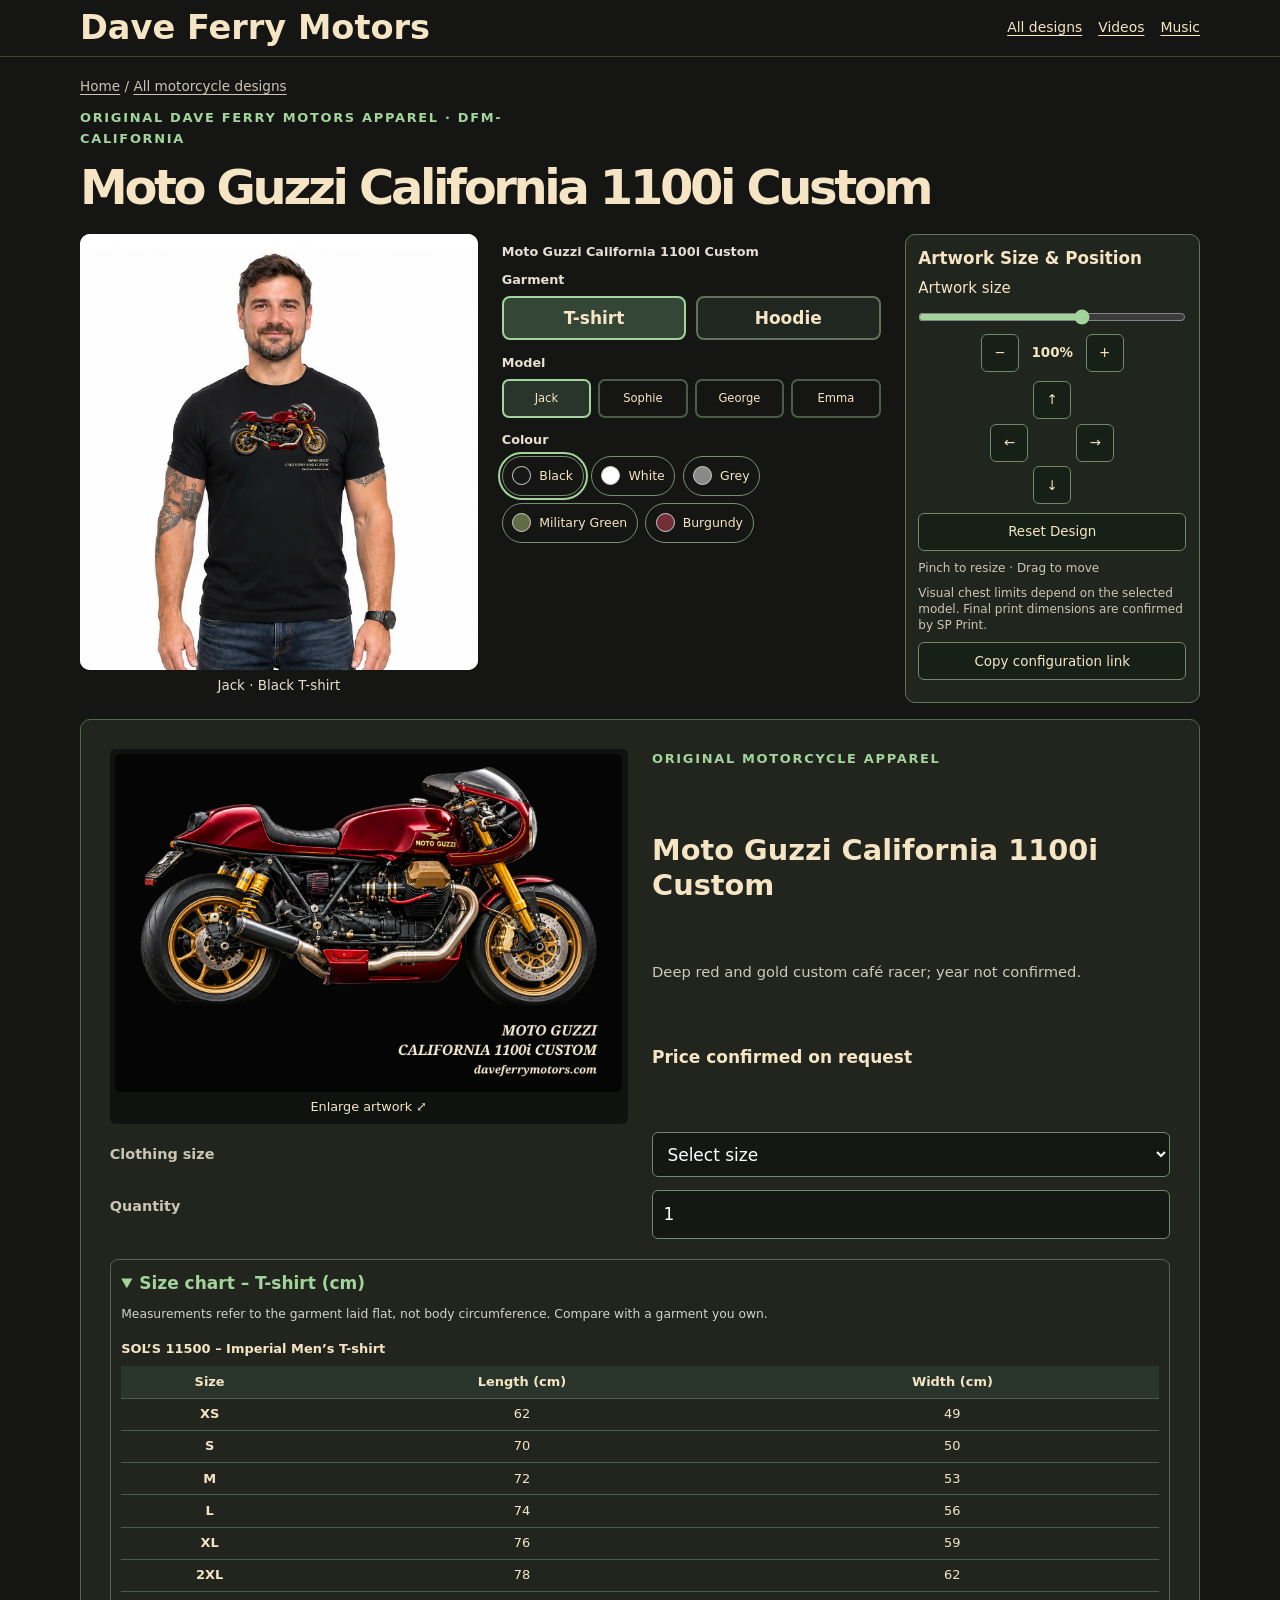
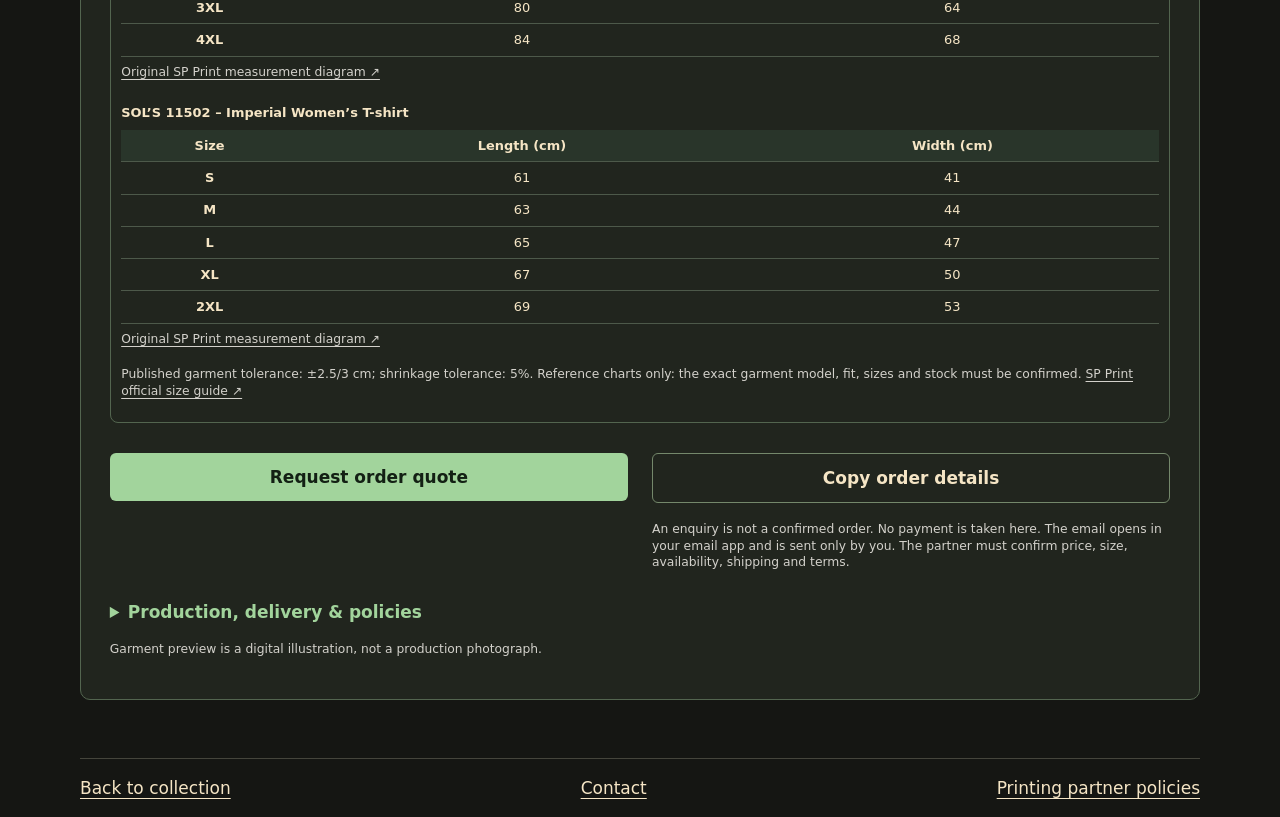
<file: shop/moto-guzzi-california-1100i-custom/index.html>
<!doctype html><html lang="en"><head><meta charset="utf-8"><meta name="viewport" content="width=device-width, initial-scale=1"><title>Moto Guzzi California 1100i Custom | Dave Ferry Motors apparel</title><meta name="description" content="Deep red and gold custom café racer; year not confirmed."><link rel="canonical" href="https://daveferrymotors.com/shop/moto-guzzi-california-1100i-custom/"><meta property="og:title" content="Moto Guzzi California 1100i Custom | Dave Ferry Motors"><meta property="og:description" content="Deep red and gold custom café racer; year not confirmed."><meta property="og:image" content="https://daveferrymotors.com/assets/print-v1/california.webp"><meta property="og:url" content="https://daveferrymotors.com/shop/moto-guzzi-california-1100i-custom/"><link rel="stylesheet" href="/assets/dfm-shop-v3.css?v=40"></head><body data-product="moto-guzzi-california-1100i-custom"><header><div class="wrap"><a class="brand" href="/">Dave Ferry Motors</a><nav aria-label="Main navigation"><a href="/#all-designs">All designs</a><a href="/#videos">Videos</a><a href="/#music">Music</a></nav></div></header><main><section class="wrap dfm3-section" id="latest-design"><p class="dfm3-breadcrumb"><a href="/">Home</a> / <a href="/#all-designs">All motorcycle designs</a></p><p class="dfm3-label">Original Dave Ferry Motors apparel · DFM-CALIFORNIA</p><h1 id="latest-design-title" style="font-size:clamp(1.8rem,5vw,3rem);max-width:none;line-height:1.05">Moto Guzzi California 1100i Custom</h1><div class="dfm3-feature"><div id="dfm3-feature-gallery" class="dfm3-gallery"></div><div id="dfm3-feature-detail" class="dfm3-detail"><img class="dfm3-art" src="/assets/print-v1/california.webp" alt="Moto Guzzi California 1100i Custom"><p>Deep red and gold custom café racer; year not confirmed.</p><noscript>Enable JavaScript to configure this product, or <a href="https://spprint.be/">contact our printing partner</a>.</noscript></div></div></section></main><footer><div class="wrap"><a href="/#all-designs">Back to collection</a><a href="/#contact">Contact</a><a href="https://spprint.be/privacy">Printing partner policies</a></div></footer><script src="/assets/models-v4.js?v=20261127"></script><script src="/assets/dfm-catalog-v3.js?v=413"></script><script src="/assets/dfm-shop-v3.js?v=415"></script></body></html>
</file>
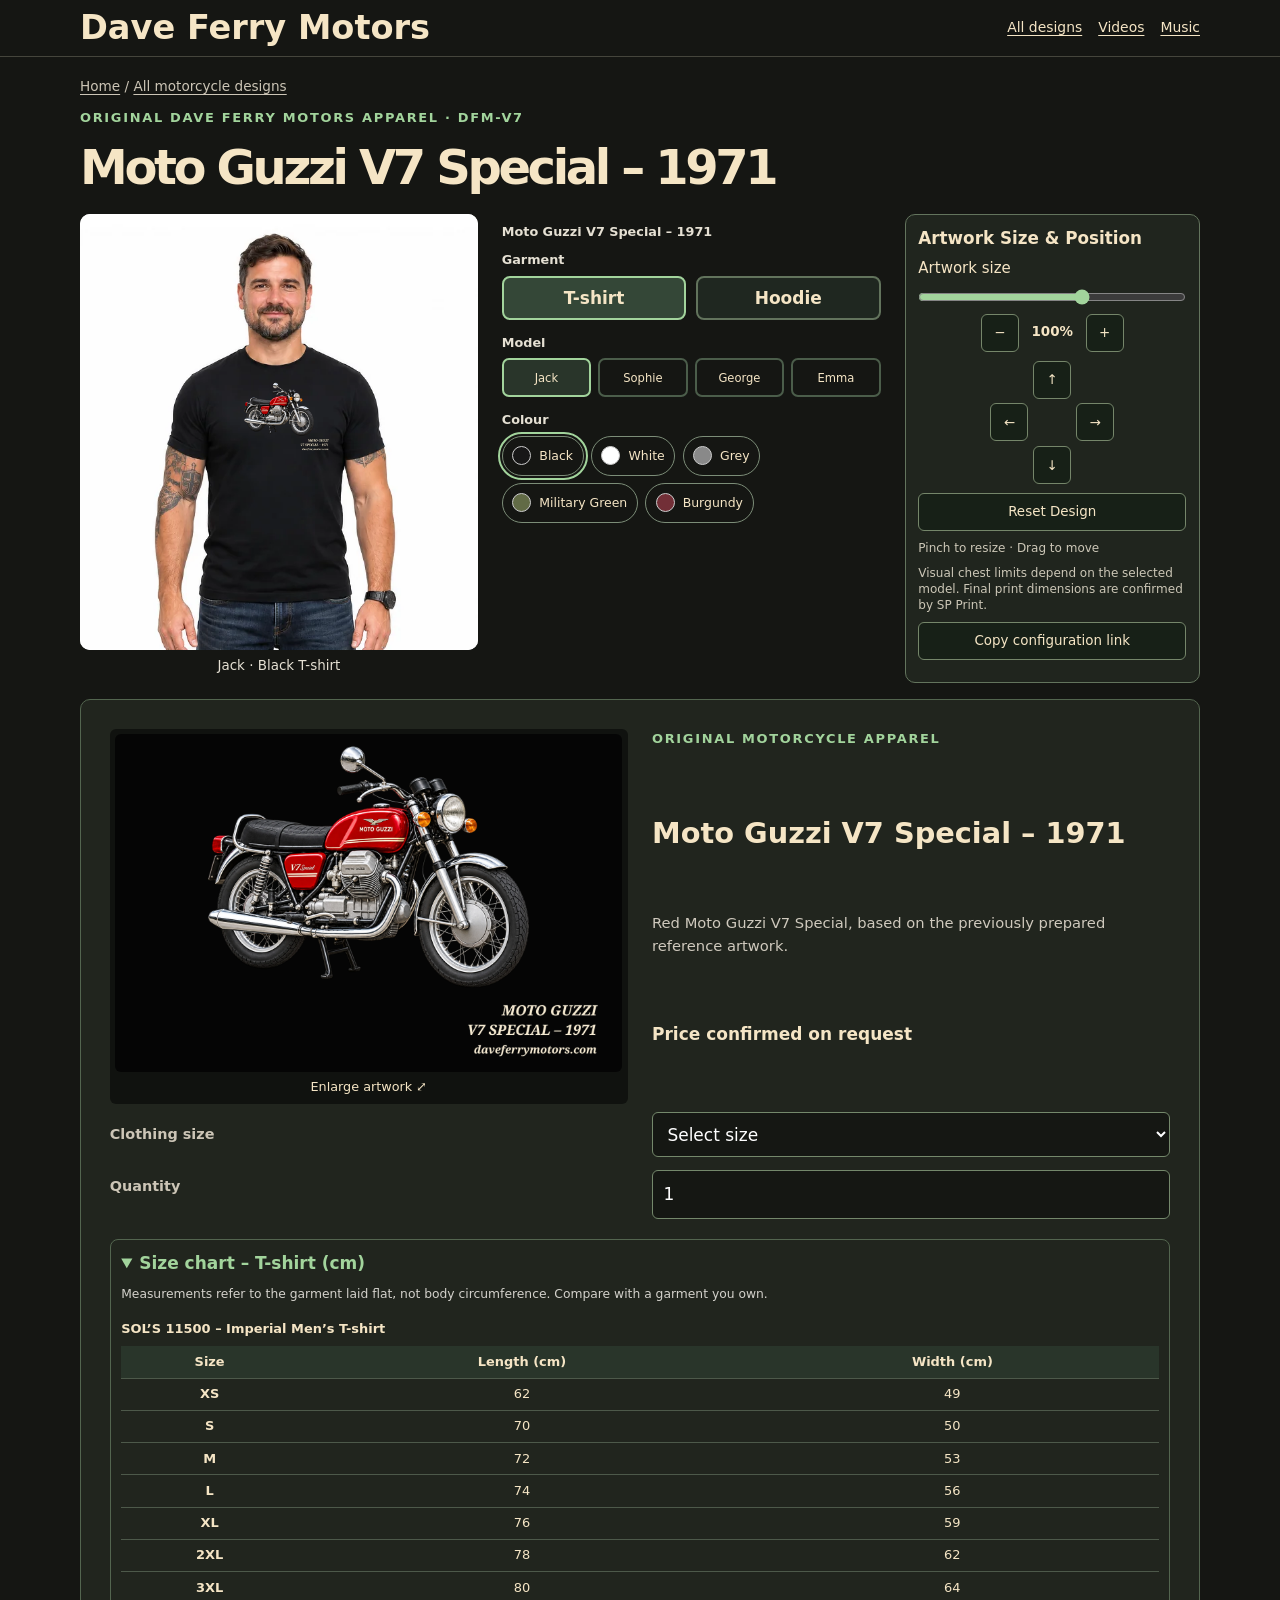
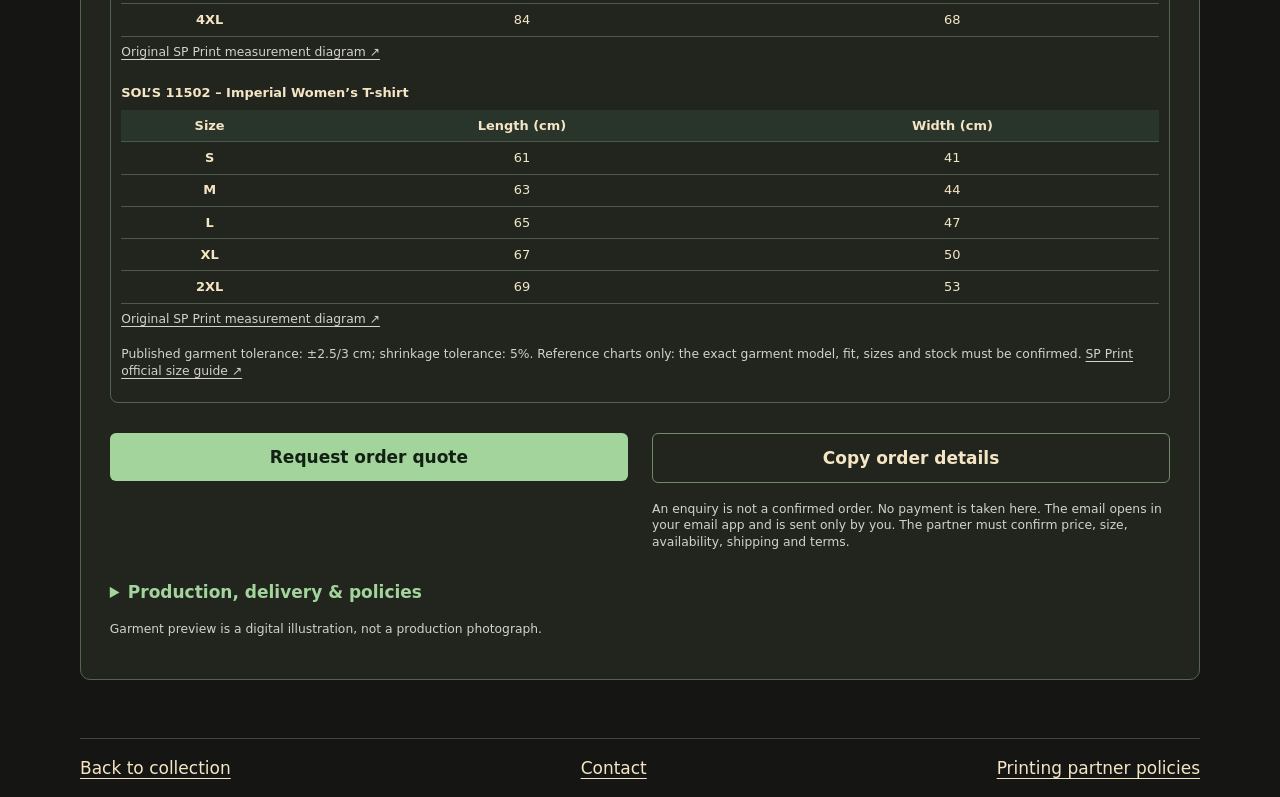
<file: shop/moto-guzzi-v7-special-1971/index.html>
<!doctype html><html lang="en"><head><meta charset="utf-8"><meta name="viewport" content="width=device-width, initial-scale=1"><title>Moto Guzzi V7 Special – 1971 | Dave Ferry Motors apparel</title><meta name="description" content="Red Moto Guzzi V7 Special, based on the previously prepared reference artwork."><link rel="canonical" href="https://daveferrymotors.com/shop/moto-guzzi-v7-special-1971/"><meta property="og:title" content="Moto Guzzi V7 Special – 1971 | Dave Ferry Motors"><meta property="og:description" content="Red Moto Guzzi V7 Special, based on the previously prepared reference artwork."><meta property="og:image" content="https://daveferrymotors.com/assets/print-v1/v7.webp"><meta property="og:url" content="https://daveferrymotors.com/shop/moto-guzzi-v7-special-1971/"><link rel="stylesheet" href="/assets/dfm-shop-v3.css?v=40"></head><body data-product="moto-guzzi-v7-special-1971"><header><div class="wrap"><a class="brand" href="/">Dave Ferry Motors</a><nav aria-label="Main navigation"><a href="/#all-designs">All designs</a><a href="/#videos">Videos</a><a href="/#music">Music</a></nav></div></header><main><section class="wrap dfm3-section" id="latest-design"><p class="dfm3-breadcrumb"><a href="/">Home</a> / <a href="/#all-designs">All motorcycle designs</a></p><p class="dfm3-label">Original Dave Ferry Motors apparel · DFM-V7</p><h1 id="latest-design-title" style="font-size:clamp(1.8rem,5vw,3rem);max-width:none;line-height:1.05">Moto Guzzi V7 Special – 1971</h1><div class="dfm3-feature"><div id="dfm3-feature-gallery" class="dfm3-gallery"></div><div id="dfm3-feature-detail" class="dfm3-detail"><img class="dfm3-art" src="/assets/print-v1/v7.webp" alt="Moto Guzzi V7 Special – 1971"><p>Red Moto Guzzi V7 Special, based on the previously prepared reference artwork.</p><noscript>Enable JavaScript to configure this product, or <a href="https://spprint.be/">contact our printing partner</a>.</noscript></div></div></section></main><footer><div class="wrap"><a href="/#all-designs">Back to collection</a><a href="/#contact">Contact</a><a href="https://spprint.be/privacy">Printing partner policies</a></div></footer><script src="/assets/models-v4.js?v=20261127"></script><script src="/assets/dfm-catalog-v3.js?v=413"></script><script src="/assets/dfm-shop-v3.js?v=415"></script></body></html>
</file>
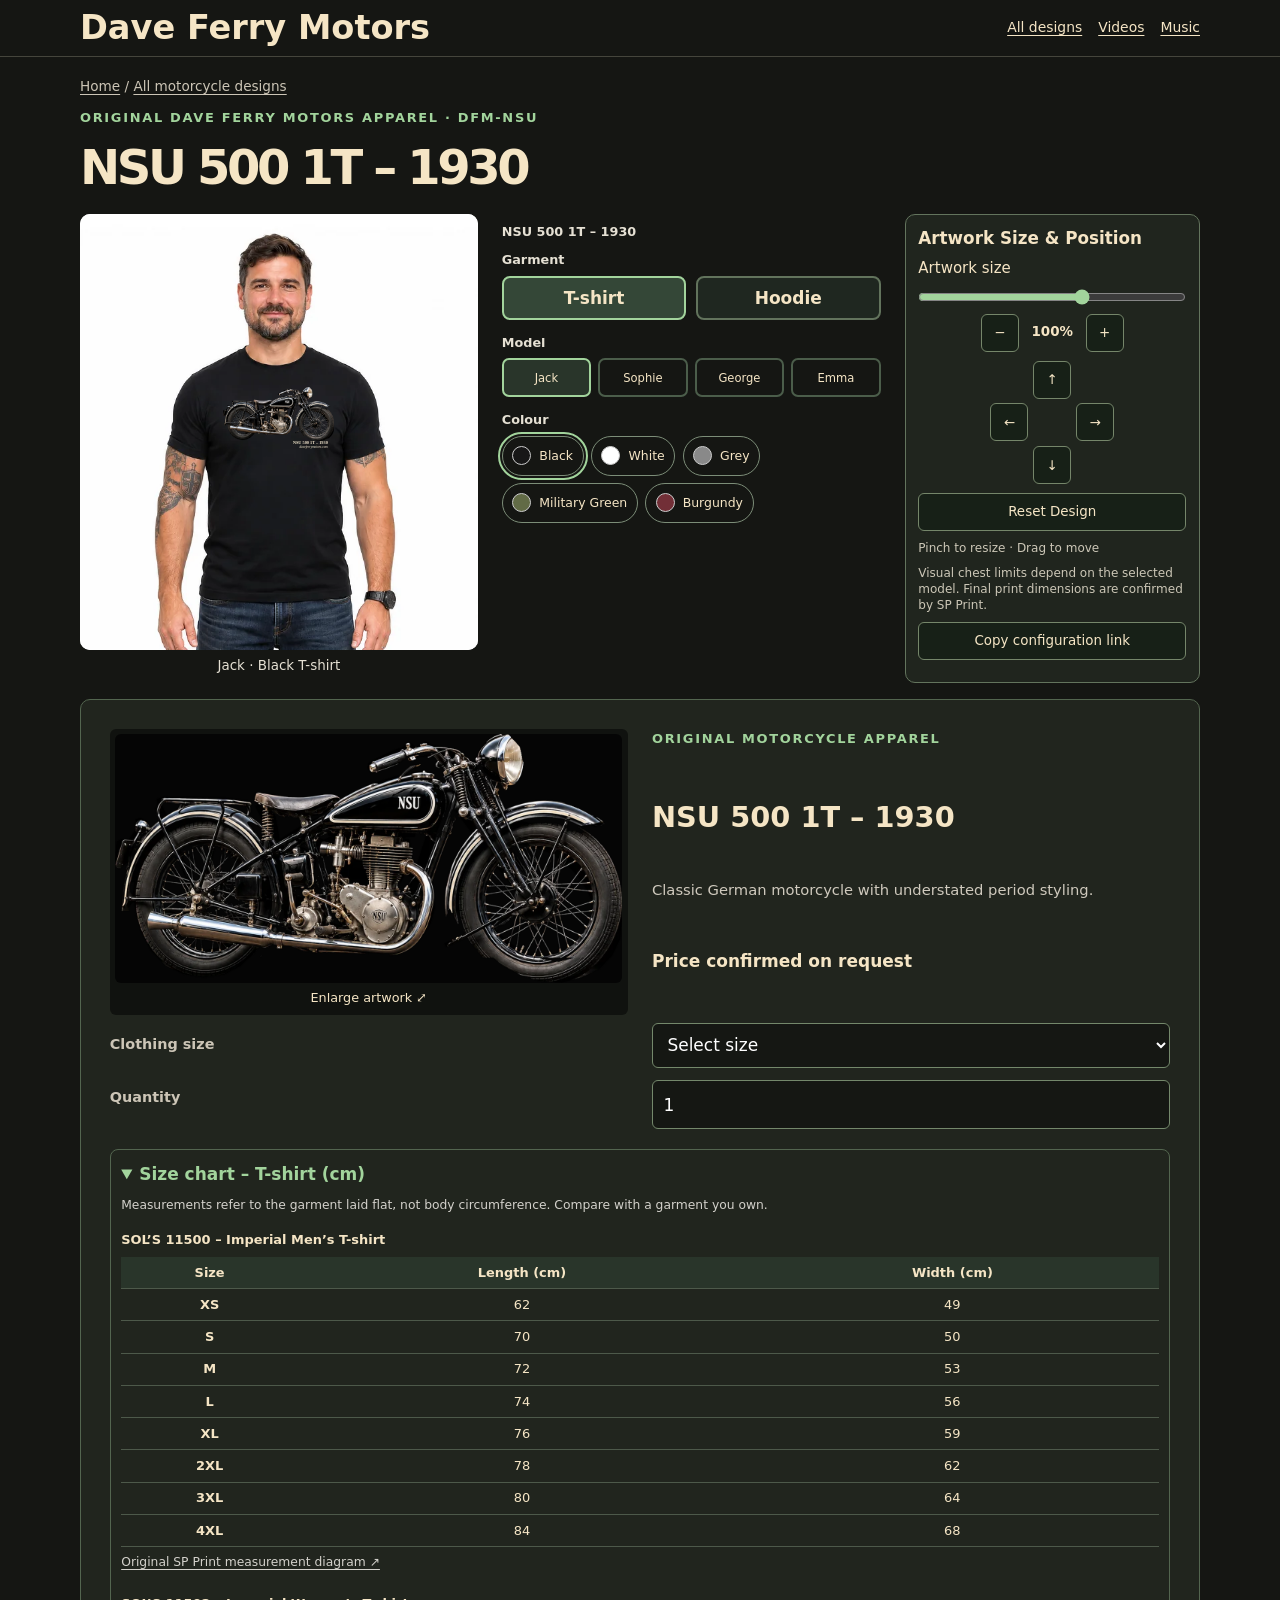
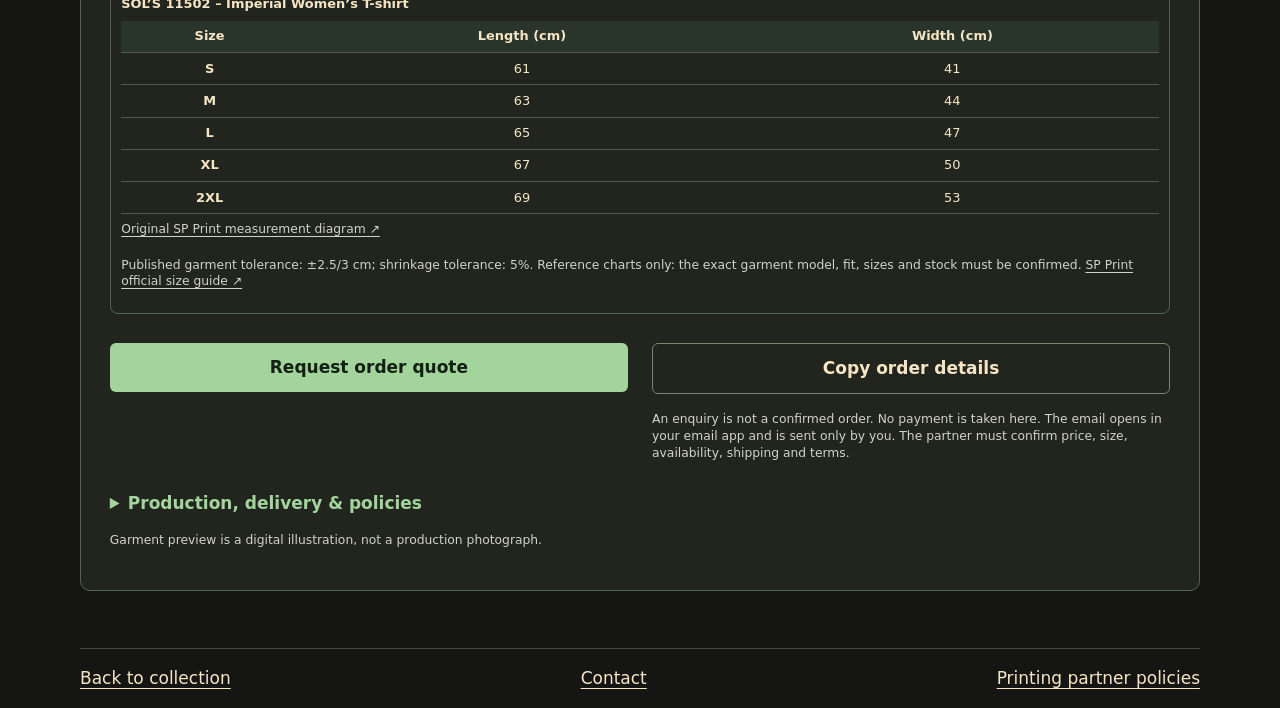
<file: shop/nsu-500-1t-1930/index.html>
<!doctype html><html lang="en"><head><meta charset="utf-8"><meta name="viewport" content="width=device-width, initial-scale=1"><title>NSU 500 1T – 1930 | Dave Ferry Motors apparel</title><meta name="description" content="Classic German motorcycle with understated period styling."><link rel="canonical" href="https://daveferrymotors.com/shop/nsu-500-1t-1930/"><meta property="og:title" content="NSU 500 1T – 1930 | Dave Ferry Motors"><meta property="og:description" content="Classic German motorcycle with understated period styling."><meta property="og:image" content="https://daveferrymotors.com/assets/nsu-v41-refined/nsu-motor.webp"><meta property="og:url" content="https://daveferrymotors.com/shop/nsu-500-1t-1930/"><link rel="stylesheet" href="/assets/dfm-shop-v3.css?v=40"></head><body data-product="nsu-500-1t-1930"><header><div class="wrap"><a class="brand" href="/">Dave Ferry Motors</a><nav aria-label="Main navigation"><a href="/#all-designs">All designs</a><a href="/#videos">Videos</a><a href="/#music">Music</a></nav></div></header><main><section class="wrap dfm3-section" id="latest-design"><p class="dfm3-breadcrumb"><a href="/">Home</a> / <a href="/#all-designs">All motorcycle designs</a></p><p class="dfm3-label">Original Dave Ferry Motors apparel · DFM-NSU</p><h1 id="latest-design-title" style="font-size:clamp(1.8rem,5vw,3rem);max-width:none;line-height:1.05">NSU 500 1T – 1930</h1><div class="dfm3-feature"><div id="dfm3-feature-gallery" class="dfm3-gallery"></div><div id="dfm3-feature-detail" class="dfm3-detail"><img class="dfm3-art" src="/assets/nsu-v41-refined/nsu-motor.webp" alt="NSU 500 1T – 1930"><p>Classic German motorcycle with understated period styling.</p><noscript>Enable JavaScript to configure this product, or <a href="https://spprint.be/">contact our printing partner</a>.</noscript></div></div></section></main><footer><div class="wrap"><a href="/#all-designs">Back to collection</a><a href="/#contact">Contact</a><a href="https://spprint.be/privacy">Printing partner policies</a></div></footer><script src="/assets/models-v4.js?v=20261127"></script><script src="/assets/dfm-catalog-v3.js?v=413"></script><script src="/assets/dfm-shop-v3.js?v=415"></script></body></html>
</file>
<file: assets/dfm-shop-v3.css>
:root{color-scheme:dark;--ink:#151613;--panel:#22241e;--cream:#f5e5c5;--muted:#ccc5b6;--green:#a2d49c}
*{box-sizing:border-box}
body{margin:0;background:var(--ink);color:var(--cream);font-family:system-ui,sans-serif;line-height:1.55}
a{color:inherit;text-underline-offset:.23em}
a:focus-visible{outline:2px solid var(--green);outline-offset:5px}
.wrap{width:min(100% - 2.5rem,70rem);margin-inline:auto}
header .wrap,footer .wrap{display:flex;align-items:center;justify-content:space-between;gap:1rem;flex-wrap:wrap;padding-block:1rem}
.brand{font-weight:850;text-decoration:none}
nav{display:flex;gap:.7rem 1.3rem;flex-wrap:wrap}
nav a{font-size:.9rem}
.hero{min-height:clamp(28rem,51vw,44rem);display:grid;align-items:center;background:#22241e;position:relative;isolation:isolate;overflow:hidden}
.hero img,.hero::after{position:absolute;inset:0;width:100%;height:100%;z-index:-1}
.hero img{object-fit:cover;object-position:65% center}
.hero::after{content:"";background:linear-gradient(90deg,#121310f5 0%,#121310c7 27%,transparent 70%)}
.hero .wrap{padding-block:3rem}
h1,h2,h3,p{margin-top:0}
h1{max-width:8ch;font-size:clamp(3.5rem,9vw,8rem);line-height:.86;letter-spacing:-.07em;margin-bottom:1.4rem}
h2{font-size:clamp(2rem,5vw,3.5rem);line-height:1;letter-spacing:-.045em}
h3{line-height:1.2}
p{color:var(--muted);max-width:58ch}
.button{display:inline-block;background:var(--green);color:#121a11;padding:.65rem 1rem;font-weight:750;text-decoration:none;border-radius:.25rem}
section.wrap{padding-block:clamp(2.5rem,7vw,5rem);border-bottom:1px solid #45453c}
.grid{display:grid;grid-template-columns:repeat(auto-fit,minmax(min(100%,18rem),1fr));gap:1rem}
article{background:var(--panel);border:1px solid #474b3e;padding:1.4rem;border-radius:.3rem}
article a,.text-link{color:var(--green);font-weight:700}
@media(max-width:600px){.hero{min-height:33rem;align-items:end}.hero img{object-position:72% center}.hero::after{background:linear-gradient(0deg,#121310 0%,#121310a0 42%,transparent 78%)}.hero .wrap{padding-bottom:1.6rem}}
.brand,h1,h2{font-family:"League Spartan",system-ui,sans-serif;font-weight:900}
.hero .button{margin:0 .5rem .5rem 0}
.product{padding:0;overflow:hidden}
.product img{width:100%;height:auto;display:block;background:#b0a69a}
.product h3{margin:.85rem 1rem}
.product details{padding:0 1rem 1rem}
summary{cursor:pointer;color:var(--green);font-weight:700}
.product label{display:block;margin-top:.75rem}
.product select{background:var(--ink);color:var(--cream);font:inherit;padding:.35rem .65rem;border:1px solid var(--muted);border-radius:.25rem}
.product small{display:block;margin-top:.65rem;color:var(--muted)}

html{scroll-behavior:smooth;scroll-padding-top:2rem}body{font-size:17px}header{border-bottom:1px solid #45453c}.secondary{background:var(--cream);color:var(--ink)}.eyebrow{text-transform:uppercase;letter-spacing:.17em;color:var(--green);font-size:14px;font-weight:750}.social{display:flex;gap:.65rem;flex-wrap:wrap;margin:1.2rem 0}.social a,.social button{display:inline-flex;gap:.5rem;align-items:center;color:#8bc4ff;background:#18232e;border:1px solid #456581;padding:.55rem .85rem;border-radius:.25rem;font:inherit;cursor:pointer;text-decoration:none}.social svg{width:22px;height:22px;fill:currentColor}.partner-strip{display:grid;grid-template-columns:1.05fr 1fr;gap:2rem;align-items:center;padding:2rem;margin:1.25rem 0;background:linear-gradient(120deg,#293123,#1c1e19);border:1px solid #68775c;border-radius:.4rem;scroll-margin-top:2rem}.partner-strip:target{outline:3px solid var(--green);outline-offset:5px}.partner-strip h3{font-size:2rem}.placement{padding:1.5rem;border:1px dashed #7c8b6c;border-radius:.3rem;background:#151a13}.placement svg{display:block;width:100%;height:150px;stroke:var(--cream);fill:none;stroke-width:4;margin-bottom:1rem}.placement strong{display:block;font-size:1.5rem;color:var(--cream)}.placement p{margin:.7rem 0}.small{font-size:14px}.tag{font-size:13px;letter-spacing:.12em;color:var(--green);text-transform:uppercase}.split{display:grid;grid-template-columns:1fr 1fr;gap:2rem}.callout{padding:1.4rem;border-left:4px solid var(--green);background:#293123;margin:1.4rem 0}.callout p{margin:0}.jump-links{display:flex;gap:1rem;flex-wrap:wrap;margin:1rem 0}.jump-links a{color:var(--green)}form{display:grid;gap:1rem}label{color:var(--muted);font-size:15px}input,textarea{display:block;width:100%;padding:.7rem;margin-top:.3rem;background:#171a15;color:var(--cream);border:1px solid #748067;border-radius:.25rem;font:inherit}textarea{min-height:110px}.formrow{display:grid;grid-template-columns:1fr 1fr;gap:1rem}button{padding:.7rem 1rem;font:inherit;cursor:pointer;background:var(--green);color:#121a11;border:0;border-radius:.25rem}button:focus-visible,input:focus-visible,textarea:focus-visible{outline:2px solid var(--green);outline-offset:4px}#briefOutput{white-space:pre-wrap;overflow-wrap:anywhere;background:var(--ink);padding:1rem;font-size:15px}dialog{background:var(--panel);color:var(--cream);border:1px solid var(--green);border-radius:.4rem;max-width:480px;padding:2rem}dialog::backdrop{background:#000a}@media(max-width:700px){.partner-strip,.split,.formrow{grid-template-columns:1fr}.partner-strip{padding:1.25rem}.hero .social{max-width:330px}.hero{min-height:39rem}.hero img{object-position:65% center}}

/* Cream perimeter with a fine forest-green line slightly inside the edge. */
.inset-lettering{position:relative;color:var(--cream);-webkit-text-stroke:4px var(--cream);paint-order:stroke fill}
.inset-lettering .inset-line{position:absolute;inset:0;color:var(--cream);-webkit-text-stroke:1px #24482b;paint-order:fill stroke;pointer-events:none;user-select:none}
.brand.inset-lettering{display:inline-block;-webkit-text-stroke:1.8px var(--cream)}
.brand.inset-lettering .inset-line{-webkit-text-stroke:.55px #24482b}
@media(max-width:600px){h1.inset-lettering{-webkit-text-stroke:3px var(--cream)}h1.inset-lettering .inset-line{-webkit-text-stroke:.8px #24482b}}


#latest-design.dfm3-section{padding-block:clamp(2.1rem,5vw,4.5rem);scroll-margin-top:1rem}
.dfm3-section .dfm3-label{text-transform:uppercase;letter-spacing:.13em;color:#a2d49c;font-size:.81rem;font-weight:800}
.dfm3-section h2{font-size:clamp(1.65rem,4.5vw,3rem);margin:.45rem 0 .8rem}
.dfm3-section .dfm3-muted{font-size:.92rem;color:#cfc9bd;max-width:75ch}
.dfm3-feature{display:grid;grid-template-columns:minmax(0,1fr) minmax(250px,.75fr);gap:clamp(1rem,3vw,2.2rem);align-items:start;margin:1.4rem 0 2.5rem}
.dfm3-gallery{min-width:0}
.dfm3-stage{position:relative;max-width:560px;margin-inline:auto;display:flex;justify-content:center;align-items:center;border-radius:10px;background:#fff;overflow:hidden;touch-action:pan-y;user-select:none}
.dfm3-portrait{width:100%;max-width:495px;aspect-ratio:3/4;position:relative;background:#fff;overflow:hidden}
.dfm3-portrait>img.dfm3-base{display:block;width:100%;height:100%;object-fit:contain;object-position:center center}
.dfm3-print{position:absolute;left:50%;top:var(--chest-top);width:var(--chest-width);transform:translateX(-50%);display:flex;align-items:center;flex-direction:column;text-align:center;pointer-events:none}
.dfm3-print img{width:100%;height:auto;max-height:90px;object-fit:contain;filter:contrast(1.08)}
.dfm3-print .dfm3-print-name{font-family:Georgia,serif;font-weight:700;line-height:1.04;font-size:clamp(5px,.65vw,8px);margin-top:0;color:var(--ink-on-shirt)}
.dfm3-print .dfm3-print-domain{font-family:Georgia,serif;font-style:italic;font-size:clamp(4px,.5vw,6px);align-self:flex-end;color:var(--ink-on-shirt)}
.dfm3-carousel-btn{position:absolute;top:46%;z-index:2;border:0;background:#121a15e0;color:white;width:43px;height:48px;border-radius:8px;font-size:2rem;cursor:pointer}
.dfm3-carousel-btn.prev{left:8px}.dfm3-carousel-btn.next{right:8px}
.dfm3-stage-counter{text-align:center;font-size:.88rem;padding:.55rem 0;color:#e5e0d3}
.dfm3-mini-models{display:grid;grid-template-columns:repeat(4,minmax(0,1fr));gap:.45rem;margin:.4rem 0 .75rem}
.dfm3-mini-models button{border:2px solid #4b5d4a;background:#151613;color:#f5e5c5;border-radius:7px;cursor:pointer;padding:.25rem .2rem;font-size:.72rem;line-height:1.25;min-height:48px}
.dfm3-mini-models button[aria-pressed="true"]{border-color:#a2d49c;background:#29352a}
.dfm3-colors{display:flex;gap:.6rem;flex-wrap:wrap;margin:.55rem 0 1.15rem}
.dfm3-color{display:inline-flex;align-items:center;gap:.5rem;border:1px solid #7c8d78;background:#151613;color:#f5e5c5;border-radius:30px;padding:.5rem .7rem;cursor:pointer;font:inherit;font-size:.85rem}
.dfm3-color[aria-pressed="true"]{outline:2px solid #a2d49c;outline-offset:2px}
.dfm3-swatch{width:19px;height:19px;border:1px solid #ccc;border-radius:50%;display:inline-block}
.dfm3-detail{background:#21251e;border:1px solid #53654f;border-radius:10px;padding:clamp(1.1rem,3vw,1.8rem)}
.dfm3-detail .dfm3-art{display:block;width:100%;height:auto;max-height:210px;object-fit:contain;background:#050505;margin-bottom:1rem;border-radius:6px}
.dfm3-detail h3{font-size:clamp(1.2rem,2.4vw,1.8rem);margin:.4rem 0 .8rem}
.dfm3-detail .dfm3-size-label{display:block;font-weight:700;font-size:.9rem;margin:.65rem 0 .25rem}
.dfm3-detail select{background:#151713;color:#fff;border:1px solid #74886b;border-radius:6px;padding:.65rem;font:inherit;width:100%}
.dfm3-section .dfm3-cta{display:inline-block;border:0;border-radius:6px;background:#a2d49c;color:#132014;padding:.7rem 1.1rem;cursor:pointer;font:inherit;font-weight:800;text-decoration:none;text-align:center}
.dfm3-detail .dfm3-cta{width:100%;margin:.6rem 0}
.dfm3-foot{font-size:.77rem;color:#d3d1cb;line-height:1.35;max-width:none}
.dfm3-subhead{border-top:1px solid #54584d;padding-top:1.4rem;margin-top:2rem}
.dfm3-previous{display:grid;grid-template-columns:repeat(3,minmax(0,1fr));gap:1rem;margin-top:.8rem}
.dfm3-card{border:1px solid #515b48;border-radius:8px;background:#20241e;padding:.75rem;min-width:0}
.dfm3-card>button{display:block;width:100%;padding:0;border:0;background:#000;cursor:pointer;border-radius:6px;overflow:hidden}
.dfm3-card img{display:block;width:100%;height:auto;aspect-ratio:1.45;object-fit:contain}
.dfm3-card h3{font-size:clamp(.9rem,1.7vw,1.17rem);margin:.65rem 0 .7rem;line-height:1.25}
.dfm3-card .dfm3-cta{width:100%;font-size:.85rem;padding:.5rem}
.dfm3-archive{display:grid;grid-template-columns:repeat(3,minmax(0,1fr));gap:1rem;margin:.9rem 0}
.dfm3-archive details{grid-column:1/-1}.dfm3-archive summary{cursor:pointer}
#dfm3-modal{border:1px solid #788a73;border-radius:12px;background:#1b1e19;color:#f5e5c5;max-height:93vh;overflow:auto;width:min(95vw,800px);padding:clamp(1rem,3vw,1.6rem)}
#dfm3-modal::backdrop{background:#000c}
#dfm3-modal .dfm3-modal-header{display:flex;justify-content:space-between;gap:1rem;align-items:center}
#dfm3-modal .dfm3-close{border:1px solid #788a73;background:#272d23;color:white;font-size:1.45rem;padding:.3rem .65rem;cursor:pointer;border-radius:5px}
#dfm3-modal .dfm3-modal-grid{display:grid;grid-template-columns:minmax(0,1fr) minmax(0,.8fr);gap:1.2rem;margin-top:1rem}
#dfm3-modal .dfm3-stage{max-width:500px}#dfm3-modal .dfm3-detail{padding:1rem}
#dfm3-modal .dfm3-gallery{min-width:0}
@media(max-width:750px){.dfm3-feature{grid-template-columns:1fr}.dfm3-previous{gap:.7rem}.dfm3-card{padding:.45rem}#dfm3-modal .dfm3-modal-grid{grid-template-columns:1fr}.dfm3-detail .dfm3-art{max-height:165px}}
@media(max-width:500px){.dfm3-previous{grid-template-columns:1fr}.dfm3-archive{grid-template-columns:repeat(2,minmax(0,1fr));gap:.6rem}.dfm3-mini-models button{font-size:.67rem}.dfm3-print img{max-height:58px}.dfm3-print .dfm3-print-name{font-size:6px}.dfm3-print .dfm3-print-domain{font-size:5px}}
@media(prefers-reduced-motion:reduce){.dfm3-section *{scroll-behavior:auto}}


.dfm3-garments{display:flex;gap:.6rem;margin:.6rem 0 1rem}
.dfm3-garments button{flex:1;background:#1f2720;border:2px solid #62735c;border-radius:8px;color:#f5e5c5;font:inherit;font-weight:750;padding:.65rem;cursor:pointer}
.dfm3-garments button[aria-pressed="true"]{border-color:#a2d49c;background:#344737}
.dfm3-portrait .dfm3-base{object-fit:contain}
.dfm3-portrait .dfm3-print{z-index:1}
.dfm3-portrait .dfm3-print img{filter:none}

.dfm3-stage,#dfm3-modal .dfm3-stage{width:min(100%,390px);background:#fff}
.dfm3-portrait{width:100%;max-width:none;aspect-ratio:596/653}
.dfm3-portrait>img.dfm3-base{object-fit:fill}
.dfm3-portrait .dfm3-print{left:var(--chest-left,50%);top:var(--chest-top);width:var(--chest-width)}
.dfm3-portrait .dfm3-print img{width:100%;max-height:none;aspect-ratio:auto}
.dfm3-portrait .dfm3-print-name{font-size:clamp(5px,.7vw,8px);align-self:stretch;text-align:right}
.dfm3-portrait .dfm3-print-domain{text-align:right}
.dfm3-portrait [hidden]{display:none!important}
.dfm3-design-label{font-size:.82rem;font-weight:750;margin:.1rem 0 .35rem;color:#e5e0d3}
.dfm3-design-strip{display:flex;gap:.45rem;overflow-x:auto;scroll-snap-type:x proximity;padding:.15rem .1rem .5rem;overscroll-behavior-inline:contain;scrollbar-width:thin}
.dfm3-design-strip button{flex:0 0 88px;min-width:0;scroll-snap-align:start;padding:.25rem;border:2px solid #4b5d4a;border-radius:7px;background:#171a16;color:#f5e5c5;cursor:pointer;text-align:left;font:inherit}
.dfm3-design-strip button[aria-pressed="true"]{border-color:#a2d49c;background:#29352a}
.dfm3-design-strip img{display:block;width:100%;height:49px;object-fit:contain;background:#090a08;border-radius:3px}
.dfm3-design-strip span{display:block;font-size:.62rem;line-height:1.1;overflow:hidden;display:-webkit-box;-webkit-line-clamp:2;-webkit-box-orient:vertical;margin:.2rem 0}
.dfm3-stage-counter{padding:.35rem 0}
.dfm3-garments{margin:.35rem 0 .45rem}.dfm3-garments button{padding:.45rem}
.dfm3-mini-models{margin:.35rem 0 .45rem}.dfm3-mini-models button{min-height:39px}
.dfm3-colors{margin:.35rem 0 .7rem}
@media(max-width:600px){.dfm3-stage,#dfm3-modal .dfm3-stage{width:min(100%,272px)}.dfm3-carousel-btn{width:33px;height:38px;font-size:1.6rem}.dfm3-design-strip button{flex-basis:73px}.dfm3-design-strip img{height:41px}.dfm3-portrait .dfm3-print-name{font-size:5px}.dfm3-portrait .dfm3-print-domain{font-size:4px}}
/* The complete artwork and its labels must fit inside the independently measured rectangle. */
.dfm3-portrait{container-type:inline-size}
.dfm3-portrait .dfm3-print{left:var(--chest-left);top:var(--chest-top);width:var(--chest-width);height:var(--chest-height);transform:none;overflow:hidden;display:flex;flex-direction:column;justify-content:center;align-items:stretch;gap:0;box-sizing:border-box}
.dfm3-portrait .dfm3-print img{flex:0 1 auto;width:100%;height:78%;min-height:0;max-height:78%;object-fit:contain;object-position:center bottom;filter:none;mix-blend-mode:normal}
.dfm3-portrait .dfm3-print-name,.dfm3-portrait .dfm3-print-domain{flex:0 0 auto;display:block;max-width:100%;align-self:stretch;text-align:right;line-height:1.1;overflow-wrap:anywhere}
.dfm3-portrait .dfm3-print-name{font-size:1.15cqw}
.dfm3-portrait .dfm3-print-domain{font-size:.87cqw}
.dfm3-portrait .dfm3-full-print img{height:100%;max-height:100%;object-position:center center;opacity:1;mix-blend-mode:normal;filter:none}
 /* DFM v2: identical, centred controls in the clear margins beside the head. */
 .dfm3-carousel-btn{display:grid;place-items:center;box-sizing:border-box;padding:0;line-height:1;top:20%;transform:translateY(-50%);width:40px;height:40px;border-radius:8px;color:#f5e5c5;z-index:3}
 .dfm3-carousel-btn.prev{left:6px}.dfm3-carousel-btn.next{right:6px}
 .dfm3-carousel-btn svg{display:block;width:22px;height:22px;pointer-events:none}
 .dfm3-carousel-btn:focus-visible{outline:2px solid #a2d49c;outline-offset:2px}
 @media(max-width:600px){.dfm3-carousel-btn{width:34px;height:34px}.dfm3-carousel-btn svg{width:20px;height:20px}}

/* Shop v3 */
header .wrap{padding-block:.65rem;gap:.45rem 1rem}
header .brand{font-size:clamp(1.25rem,4vw,2.1rem);line-height:1.05}
header nav{gap:.4rem 1rem}header nav a{font-size:.87rem}
#latest-design.dfm3-section{padding-block:1.2rem 2rem}
.dfm3-section .dfm3-feature{margin:.8rem 0 1.6rem}
.dfm3-archive{grid-template-columns:repeat(3,minmax(0,1fr))}
.dfm3-card .dfm3-card-art{display:block;background:#080908;border-radius:6px;overflow:hidden}
.dfm3-card .dfm3-cta{text-decoration:none;display:block}
.dfm3-zoom-trigger{display:block;width:100%;border:0;background:#10120f;color:var(--cream);padding:.35rem;cursor:zoom-in;border-radius:6px;font:inherit}
.dfm3-zoom-trigger .dfm3-art{margin:0;max-height:300px}
.dfm3-zoom-trigger span{font-size:.8rem}
.dfm3-price{font-weight:750;color:var(--cream)}
.dfm3-detail input[type=number]{background:#151713;color:#fff;border:1px solid #74886b;border-radius:6px;padding:.65rem;font:inherit;width:100%}
.dfm3-detail .dfm3-secondary{background:transparent;color:var(--cream);border:1px solid #74886b}
.dfm3-order-info{padding:.5rem 0}
#dfm3-art-zoom{width:min(96vw,1100px);max-width:96vw;max-height:95vh;background:#10120f;color:var(--cream);border:1px solid #63745d;padding:.5rem;border-radius:10px}
#dfm3-art-zoom::backdrop{background:#000d}
.dfm3-zoom-bar{display:flex;align-items:center;gap:.5rem;flex-wrap:wrap;margin-bottom:.5rem}
.dfm3-zoom-bar strong{margin-right:auto}.dfm3-zoom-bar button{background:#263528;color:var(--cream);border:1px solid #63745d;border-radius:5px;padding:.5rem;cursor:pointer}
.dfm3-zoom-scroll{overflow:auto;max-height:76vh;touch-action:pan-x pan-y pinch-zoom}
.dfm3-zoom-scroll img{display:block;width:100%;max-width:none;height:auto}
body[data-product] .dfm3-carousel-btn,body[data-product] .dfm3-design-strip,body[data-product] .dfm3-design-label{display:none}
body[data-product] .dfm3-zoom-trigger .dfm3-art{max-height:420px}
.dfm3-breadcrumb{font-size:.85rem;margin-bottom:.7rem}
@media(min-width:1050px){.dfm3-archive{grid-template-columns:repeat(4,minmax(0,1fr))}}
@media(max-width:600px){header .wrap{width:calc(100% - 1.4rem)}header nav{gap:.3rem .8rem}#latest-design.dfm3-section{padding-block:.8rem 1.4rem}.dfm3-archive{grid-template-columns:repeat(2,minmax(0,1fr));gap:.6rem}.dfm3-card{padding:.5rem}}

/* v3.1: NSU text stays inside the actual print area, even on the narrow Sophie T-shirt. */
.dfm3-portrait .dfm3-nsu-print{padding-inline:0;box-sizing:border-box}
.dfm3-portrait .dfm3-nsu-print img{width:100%;height:78%;max-height:78%;object-fit:contain}
.dfm3-portrait .dfm3-nsu-print .dfm3-print-name,.dfm3-portrait .dfm3-nsu-print .dfm3-print-domain{width:88%;max-width:88%;align-self:center;text-align:right;white-space:nowrap;overflow-wrap:normal;line-height:1.13}
.dfm3-portrait .dfm3-nsu-print .dfm3-print-name{font-size:1.08cqw}
.dfm3-portrait .dfm3-nsu-print .dfm3-print-domain{font-size:.84cqw}
.dfm3-size-guide{border:1px solid #53654f;border-radius:8px;padding:.65rem;margin:.75rem 0;color:var(--cream)}
.dfm3-size-guide summary{cursor:pointer;font-weight:750;margin-bottom:.6rem}
.dfm3-size-table-wrap{overflow-x:auto;margin:.65rem 0 1rem}
.dfm3-size-table{width:100%;border-collapse:collapse;font-size:.81rem;font-variant-numeric:tabular-nums}
.dfm3-size-table caption{text-align:left;font-weight:700;color:var(--cream);padding:.25rem 0 .45rem}
.dfm3-size-table td,.dfm3-size-table th{border-bottom:1px solid #4d594a;padding:.35rem .25rem;text-align:center}
.dfm3-size-table thead th{background:#29352a}
.dfm3-colors{gap:.4rem}.dfm3-color{padding:.45rem .6rem}
</file>
